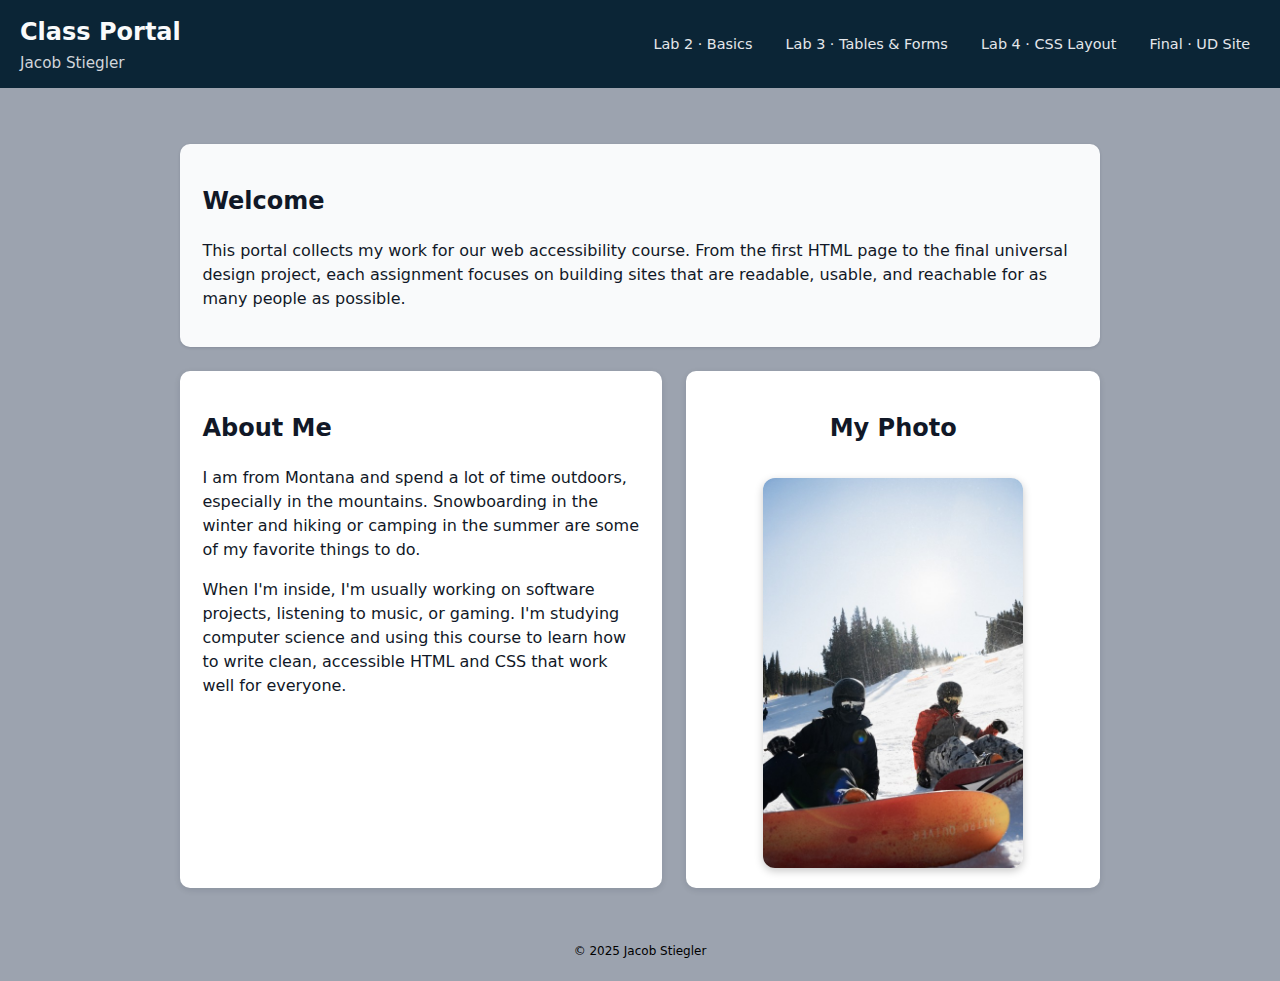
<file: index.html>
<!DOCTYPE html>
<html lang="en">
<head>
    <meta charset="UTF-8">
    <meta name="viewport" content="width=device-width, initial-scale=1.0">
    <title>Jacob Stiegler · Class Portal</title>
    <link href="css/index.css" rel="stylesheet">
</head>
<body>
<a class="skip-link" href="#maincontent">Skip to main content</a>

<header class="site-header">
    <div class="header-title">
        <h1>Class Portal</h1>
        <p class="student-name">Jacob Stiegler</p>
    </div>

    <nav class="main-nav" aria-label="Coding projects">
        <h2 class="sr-only">Coding projects</h2>
        <ul class="no-bullets">
            <li>
                <a href="semantics.html"
                   title="Lab #2 - Coding &amp; Posting a Web Page - The Basics">
                    Lab 2 · Basics
                </a>
            </li>
            <li>
                <a href="tables.html"
                   title="Lab #3 - Tables, Forms, Tabbed Browsing, and Screen Reading">
                    Lab 3 · Tables &amp; Forms
                </a>
            </li>
            <li>
                <a href="grid-flex.html"
                   title="Lab #4 - Accessible CSS Layout">
                    Lab 4 · CSS Layout
                </a>
            </li>
            <li>
                <a href="final_project.html"
                   title="Final Project - Universal Design Website">
                    Final · UD Site
                </a>
            </li>
        </ul>
    </nav>
</header>

<main id="maincontent" class="page-main">
    <section class="intro" aria-labelledby="intro-heading">
        <h2 id="intro-heading">Welcome</h2>
        <p>
            This portal collects my work for our web accessibility course.
            From the first HTML page to the final universal design project,
            each assignment focuses on building sites that are readable,
            usable, and reachable for as many people as possible.
        </p>
    </section>

    <section class="layout-grid" aria-label="About and photo">
        <h2 class="sr-only">About me and photo</h2>
    
        <!-- ABOUT ME -->
        <section class="card about-me" aria-labelledby="about-heading">
            <h2 id="about-heading">About Me</h2>
            <p>
                I am from Montana and spend a lot of time outdoors, especially in the mountains.
                Snowboarding in the winter and hiking or camping in the summer are some of my
                favorite things to do.
            </p>
            <p>
                When I'm inside, I'm usually working on software projects, listening to music,
                or gaming. I'm studying computer science and using this course to learn how to
                write clean, accessible HTML and CSS that work well for everyone.
            </p>
        </section>
    
        <!-- PHOTO CARD -->
        <section class="card photo-card" aria-labelledby="photo-heading">
            <h2 id="photo-heading">My Photo</h2>
    
            <!-- Replace `images/me.jpg` with your actual filename -->
            <img src="img/me.jpg"
                 alt="Photo of 2 people sitting down while snowboarding"
                 class="profile-photo">
        </section>
    
    </section>
    
    
</main>

<footer class="site-footer">
    <small>&copy; 2025 Jacob Stiegler</small>
</footer>
</body>
</html>
</file>
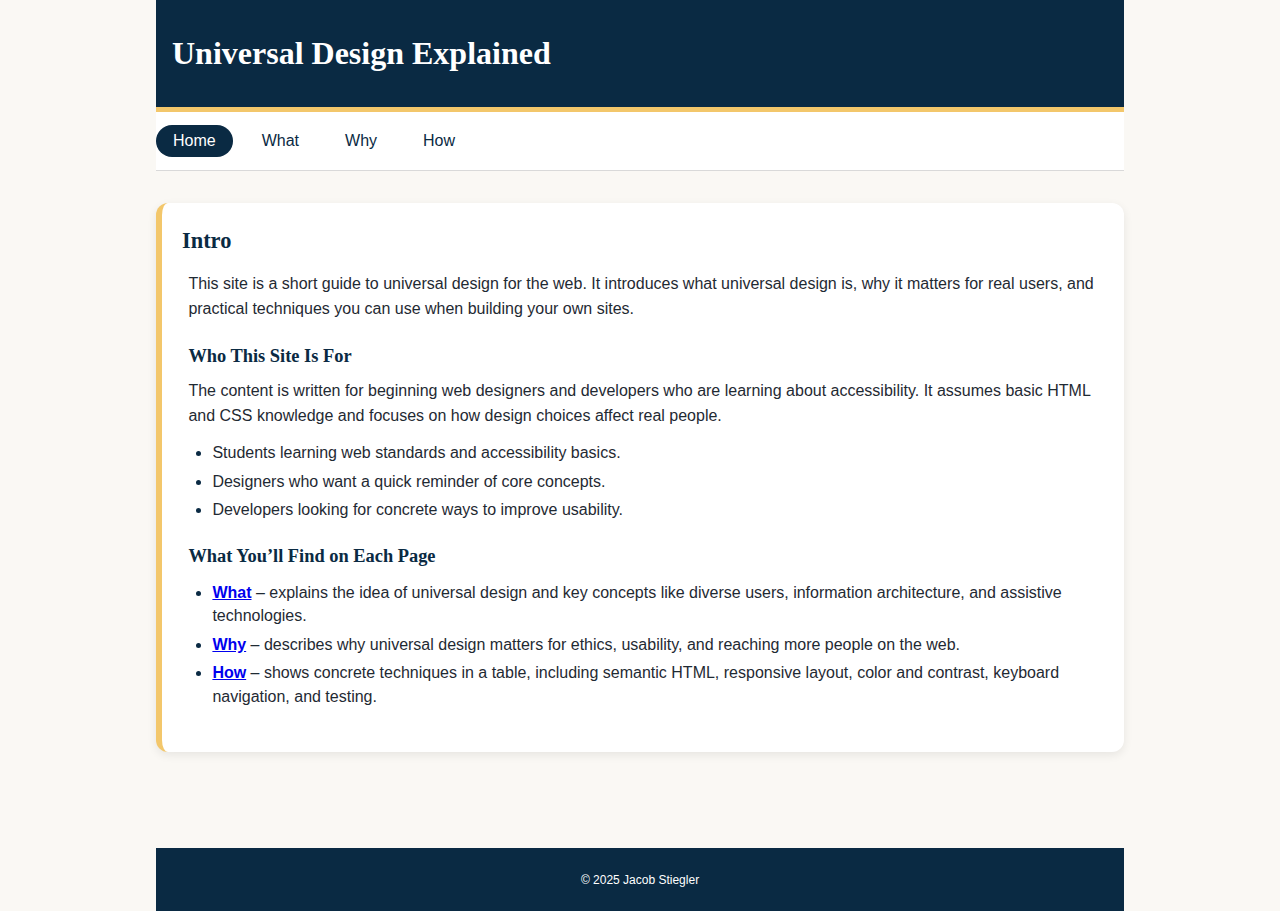
<file: final_project.html>
<!DOCTYPE html>
<html lang="en">
<head>
  <meta charset="UTF-8">
  <meta name="viewport" content="width=device-width, initial-scale=1.0">
  <title>Universal Design Explained</title>
  <link href="css/final_project.css" rel="stylesheet">
</head>
<body>
<div class="container">

  <a class="skip-link" href="#maincontent">Skip to main content</a>

  <header class="site-header">
    <h1>Universal Design Explained</h1>
  </header>

  <nav class="site-nav">
    <h2 class="sr-only">Main navigation</h2>
    <ul class="no-bullets">
      <li><a href="final_project.html" aria-current="page">Home</a></li>
      <li><a href="what_final.html">What</a></li>
      <li><a href="why_final.html">Why</a></li>
      <li><a href="how_final.html">How</a></li>
    </ul>
  </nav>

  <main id="maincontent">
    <section class="content-section">
      <h2 class="section-heading">Intro</h2>
      <div class="section-body">

        <section>
          <h2 class="sr-only">Welcome</h2>
          <p>
            This site is a short guide to universal design for the web.
            It introduces what universal design is, why it matters for real users,
            and practical techniques you can use when building your own sites.
          </p>
        </section>

        <section>
          <h3>Who This Site Is For</h3>
          <p>
            The content is written for beginning web designers and developers who
            are learning about accessibility. It assumes basic HTML and CSS
            knowledge and focuses on how design choices affect real people.
          </p>
          <ul>
            <li>Students learning web standards and accessibility basics.</li>
            <li>Designers who want a quick reminder of core concepts.</li>
            <li>Developers looking for concrete ways to improve usability.</li>
          </ul>
        </section>

        <section>
          <h3>What You&rsquo;ll Find on Each Page</h3>
          <ul>
            <li>
              <strong><a href="what_final.html">What</a></strong> – explains
              the idea of universal design and key concepts like diverse users,
              information architecture, and assistive technologies.
            </li>
            <li>
              <strong><a href="why_final.html">Why</a></strong> – describes
              why universal design matters for ethics, usability, and reaching
              more people on the web.
            </li>
            <li>
              <strong><a href="how_final.html">How</a></strong> – shows concrete
              techniques in a table, including semantic HTML, responsive layout,
              color and contrast, keyboard navigation, and testing.
            </li>
          </ul>
        </section>

      </div>
    </section>
  </main>

  <footer class="site-footer">
    <small>&copy; 2025 Jacob Stiegler</small>
  </footer>
</div>
</body>
</html>
</file>
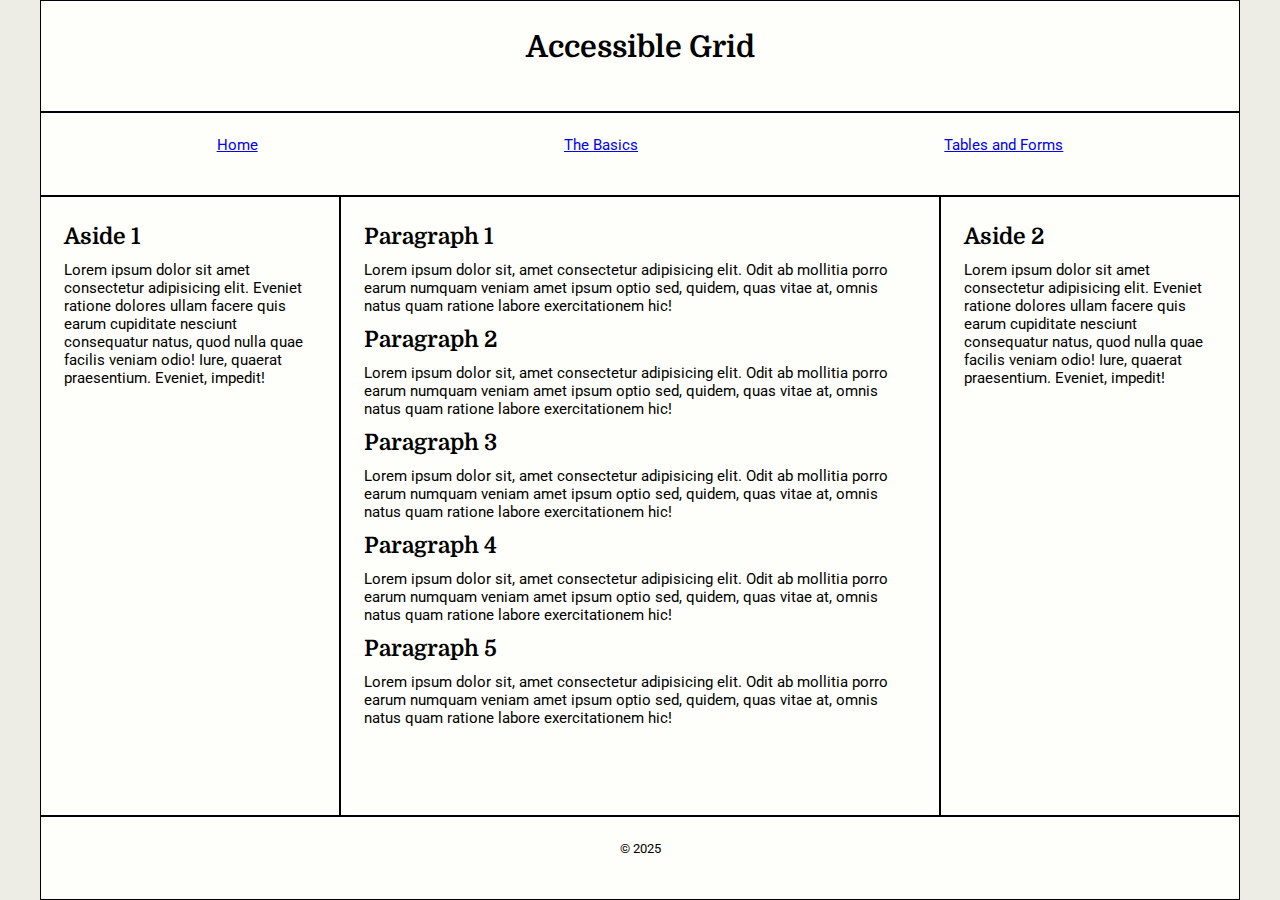
<file: grid-flex.html>
<!DOCTYPE html>
<html lang="en">
<head>
    <meta charset="UTF-8">
    <meta name="viewport" content="width=device-width, initial-scale=1.0">
    <title>Grid Flex</title>
    <link href="css/grid-flex.css" rel="stylesheet">
</head>
<body>
<div class="container">
    <header>
        <a class="skip-link" href="#maincontent">Skip to main content</a>
        <h1>Accessible Grid</h1>
    </header>
    <!-- nav>ul>li*5>a{link $} -->
    <nav>
        <h2 class="sr-only" >Main Navigation</h2>
        <ul>
            <li><a href="index.html">Home</a></li>
            <li><a href="semantics.html">The Basics</a></li>
            <li><a href="tables.html">Tables and Forms</a></li>
        </ul>
    </nav>

    <main id="maincontent">
        <section>
            <h2>Paragraph 1</h2>
            <p>Lorem ipsum dolor sit, amet consectetur adipisicing elit. Odit ab mollitia porro earum numquam veniam amet ipsum optio sed, quidem, quas vitae at, omnis natus quam ratione labore exercitationem hic!</p>

            <h2>Paragraph 2</h2>
            <p>Lorem ipsum dolor sit, amet consectetur adipisicing elit. Odit ab mollitia porro earum numquam veniam amet ipsum optio sed, quidem, quas vitae at, omnis natus quam ratione labore exercitationem hic!</p>

            <h2>Paragraph 3</h2>
            <p>Lorem ipsum dolor sit, amet consectetur adipisicing elit. Odit ab mollitia porro earum numquam veniam amet ipsum optio sed, quidem, quas vitae at, omnis natus quam ratione labore exercitationem hic!</p>

            <h2>Paragraph 4</h2>
            <p>Lorem ipsum dolor sit, amet consectetur adipisicing elit. Odit ab mollitia porro earum numquam veniam amet ipsum optio sed, quidem, quas vitae at, omnis natus quam ratione labore exercitationem hic!</p>

            <h2>Paragraph 5</h2>
            <p>Lorem ipsum dolor sit, amet consectetur adipisicing elit. Odit ab mollitia porro earum numquam veniam amet ipsum optio sed, quidem, quas vitae at, omnis natus quam ratione labore exercitationem hic!</p>
        </section>
    </main>

    <aside id="aside1">
        <h2>Aside 1</h2>
            <p>Lorem ipsum dolor sit amet consectetur adipisicing elit. Eveniet ratione dolores ullam facere quis earum cupiditate nesciunt consequatur natus, quod nulla quae facilis veniam odio! Iure, quaerat praesentium. Eveniet, impedit!</p>
    </aside>

    <aside id="aside2">
        <h2>Aside 2</h2>
            <p>Lorem ipsum dolor sit amet consectetur adipisicing elit. Eveniet ratione dolores ullam facere quis earum cupiditate nesciunt consequatur natus, quod nulla quae facilis veniam odio! Iure, quaerat praesentium. Eveniet, impedit!</p>
    </aside>

    <footer><small>&copy; 2025</small></footer>
</div>
</body>
</html>
</file>
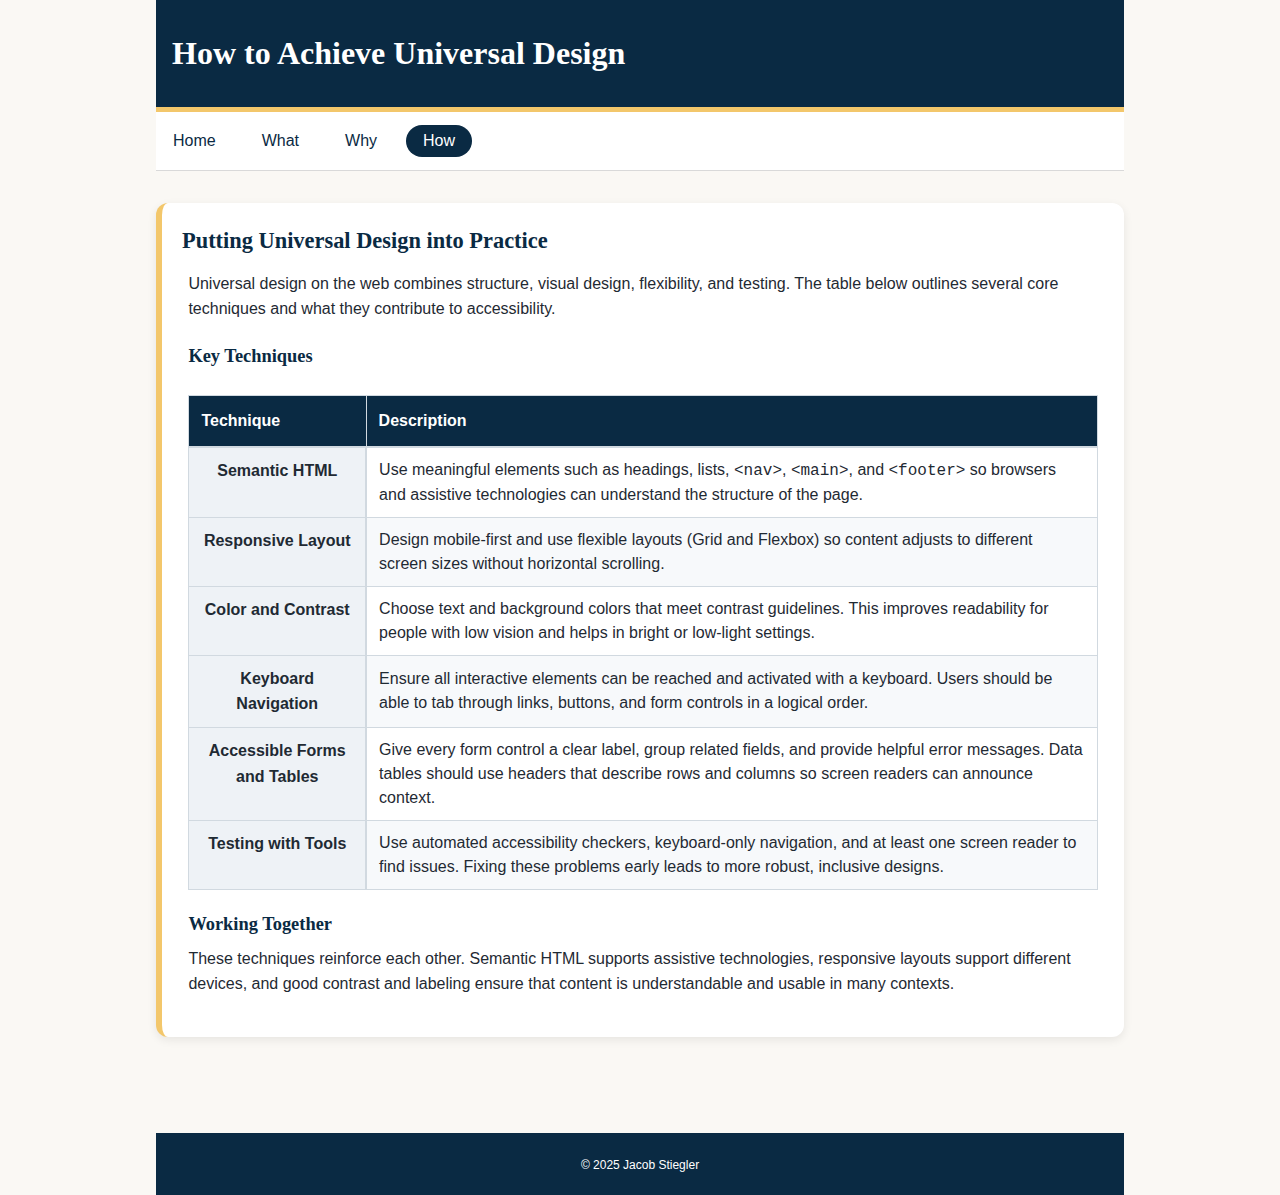
<file: how_final.html>
<!DOCTYPE html>
<html lang="en">
<head>
  <meta charset="UTF-8">
  <meta name="viewport" content="width=device-width, initial-scale=1.0">
  <title>How to Achieve Universal Design</title>
  <link href="css/final_project.css" rel="stylesheet">
</head>
<body>
<div class="container">

  <a class="skip-link" href="#maincontent">Skip to main content</a>

  <header class="site-header">
    <h1>How to Achieve Universal Design</h1>
  </header>

  <nav class="site-nav">
    <h2 class="sr-only">Main navigation</h2>
    <ul class="no-bullets">
      <li><a href="final_project.html">Home</a></li>
      <li><a href="what_final.html">What</a></li>
      <li><a href="why_final.html">Why</a></li>
      <li><a href="how_final.html" aria-current="page">How</a></li>
    </ul>
  </nav>

  <main id="maincontent">
    <section class="content-section">
      <h2 class="section-heading">Putting Universal Design into Practice</h2>
      <div class="section-body">

        <section title="Overview">
          <h2 class="sr-only">Techniques for Universal Design</h2>
          <p>
            Universal design on the web combines structure, visual design, flexibility,
            and testing. The table below outlines several core techniques and what they
            contribute to accessibility.
          </p>
        </section>

        <section>
          <h3>Key Techniques</h3>
          <table>
            <caption class="sr-only">
              Table describing major universal design techniques and their purpose.
            </caption>
            <thead>
              <tr>
                <th scope="col">Technique</th>
                <th scope="col">Description</th>
              </tr>
            </thead>
            <tbody>
              <tr>
                <th scope="row">Semantic HTML</th>
                <td>
                  Use meaningful elements such as headings, lists, <code>&lt;nav&gt;</code>,
                  <code>&lt;main&gt;</code>, and <code>&lt;footer&gt;</code> so browsers and
                  assistive technologies can understand the structure of the page.
                </td>
              </tr>
              <tr>
                <th scope="row">Responsive Layout</th>
                <td>
                  Design mobile-first and use flexible layouts (Grid and Flexbox) so content
                  adjusts to different screen sizes without horizontal scrolling.
                </td>
              </tr>
              <tr>
                <th scope="row">Color and Contrast</th>
                <td>
                  Choose text and background colors that meet contrast guidelines. This improves
                  readability for people with low vision and helps in bright or low-light settings.
                </td>
              </tr>
              <tr>
                <th scope="row">Keyboard Navigation</th>
                <td>
                  Ensure all interactive elements can be reached and activated with a keyboard.
                  Users should be able to tab through links, buttons, and form controls in a
                  logical order.
                </td>
              </tr>
              <tr>
                <th scope="row">Accessible Forms and Tables</th>
                <td>
                  Give every form control a clear label, group related fields, and provide
                  helpful error messages. Data tables should use headers that describe rows
                  and columns so screen readers can announce context.
                </td>
              </tr>
              <tr>
                <th scope="row">Testing with Tools</th>
                <td>
                  Use automated accessibility checkers, keyboard-only navigation, and at least
                  one screen reader to find issues. Fixing these problems early leads to more
                  robust, inclusive designs.
                </td>
              </tr>
            </tbody>
          </table>
        </section>

        <section>
          <h3>Working Together</h3>
          <p>
            These techniques reinforce each other. Semantic HTML supports assistive technologies,
            responsive layouts support different devices, and good contrast and labeling ensure
            that content is understandable and usable in many contexts.
          </p>
        </section>

      </div>
    </section>
  </main>

  <footer class="site-footer">
    <small>&copy; 2025 Jacob Stiegler</small>
  </footer>
</div>
</body>
</html>
</file>
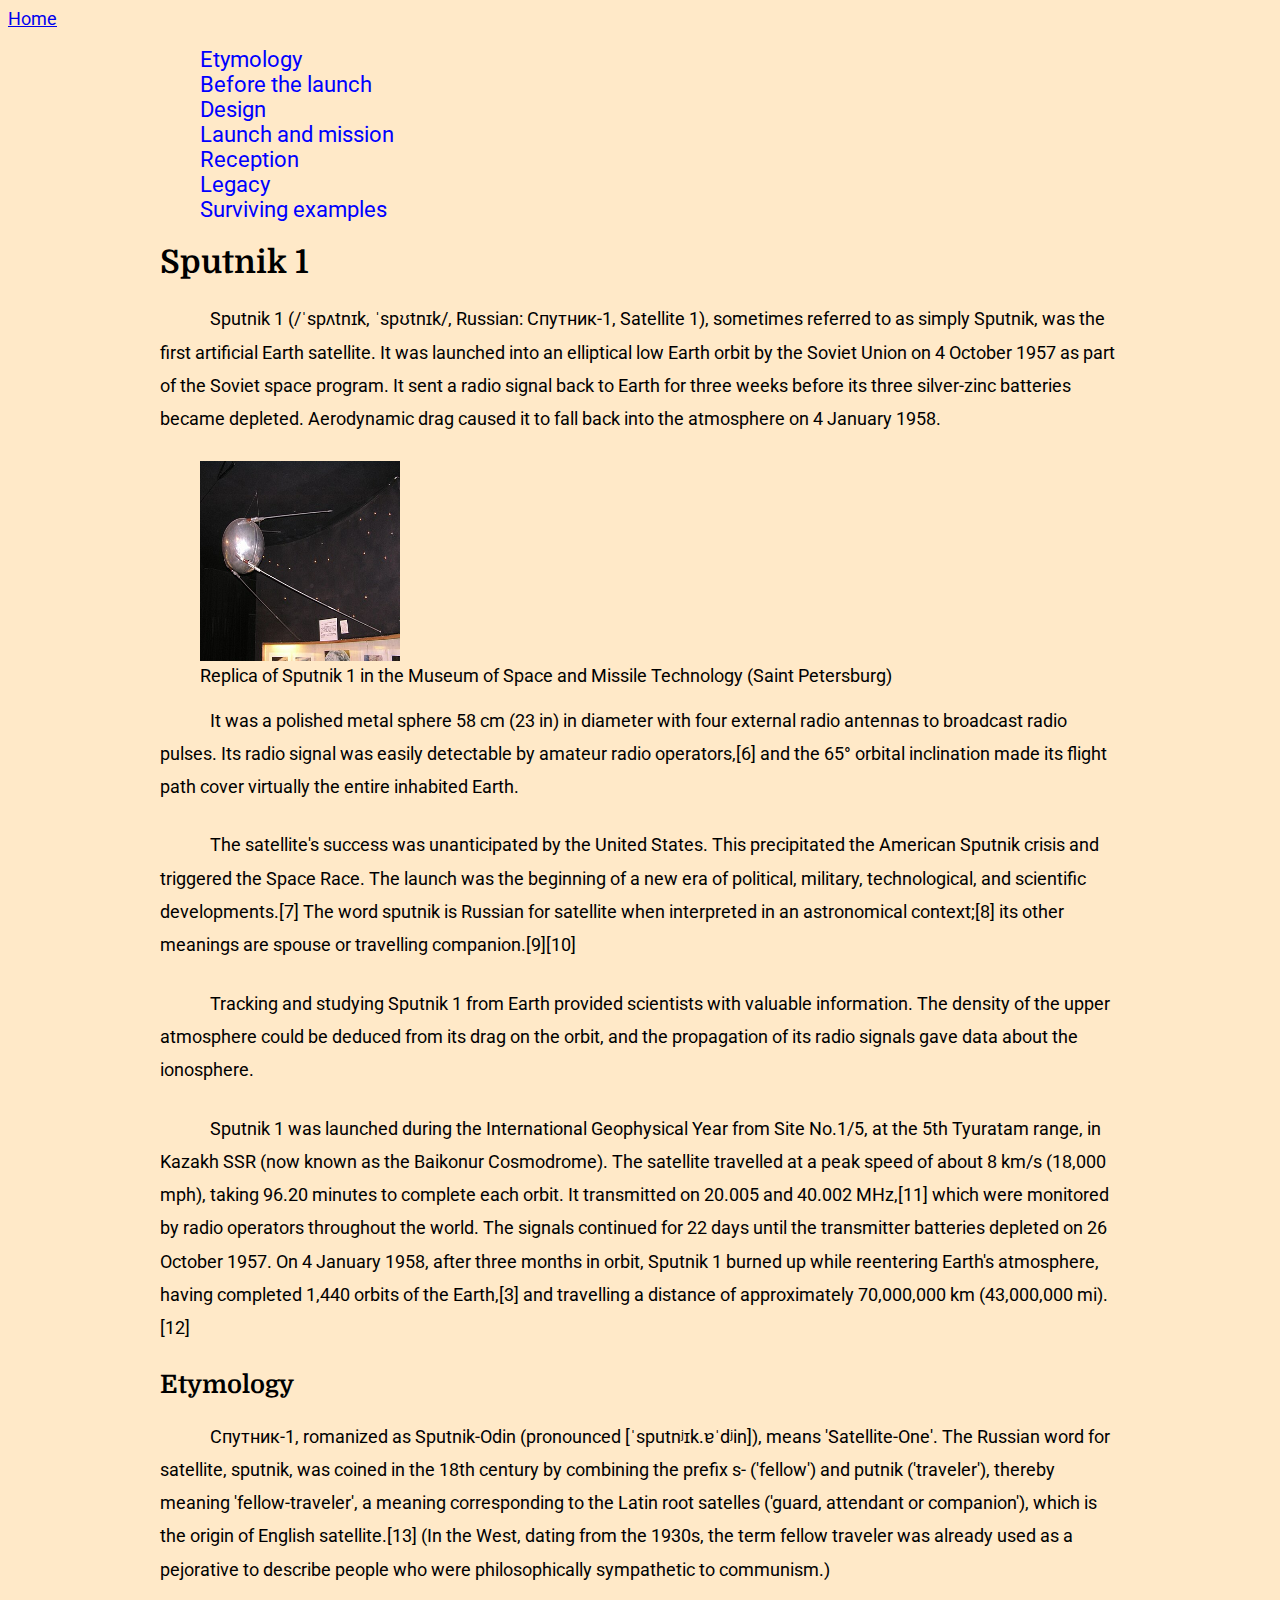
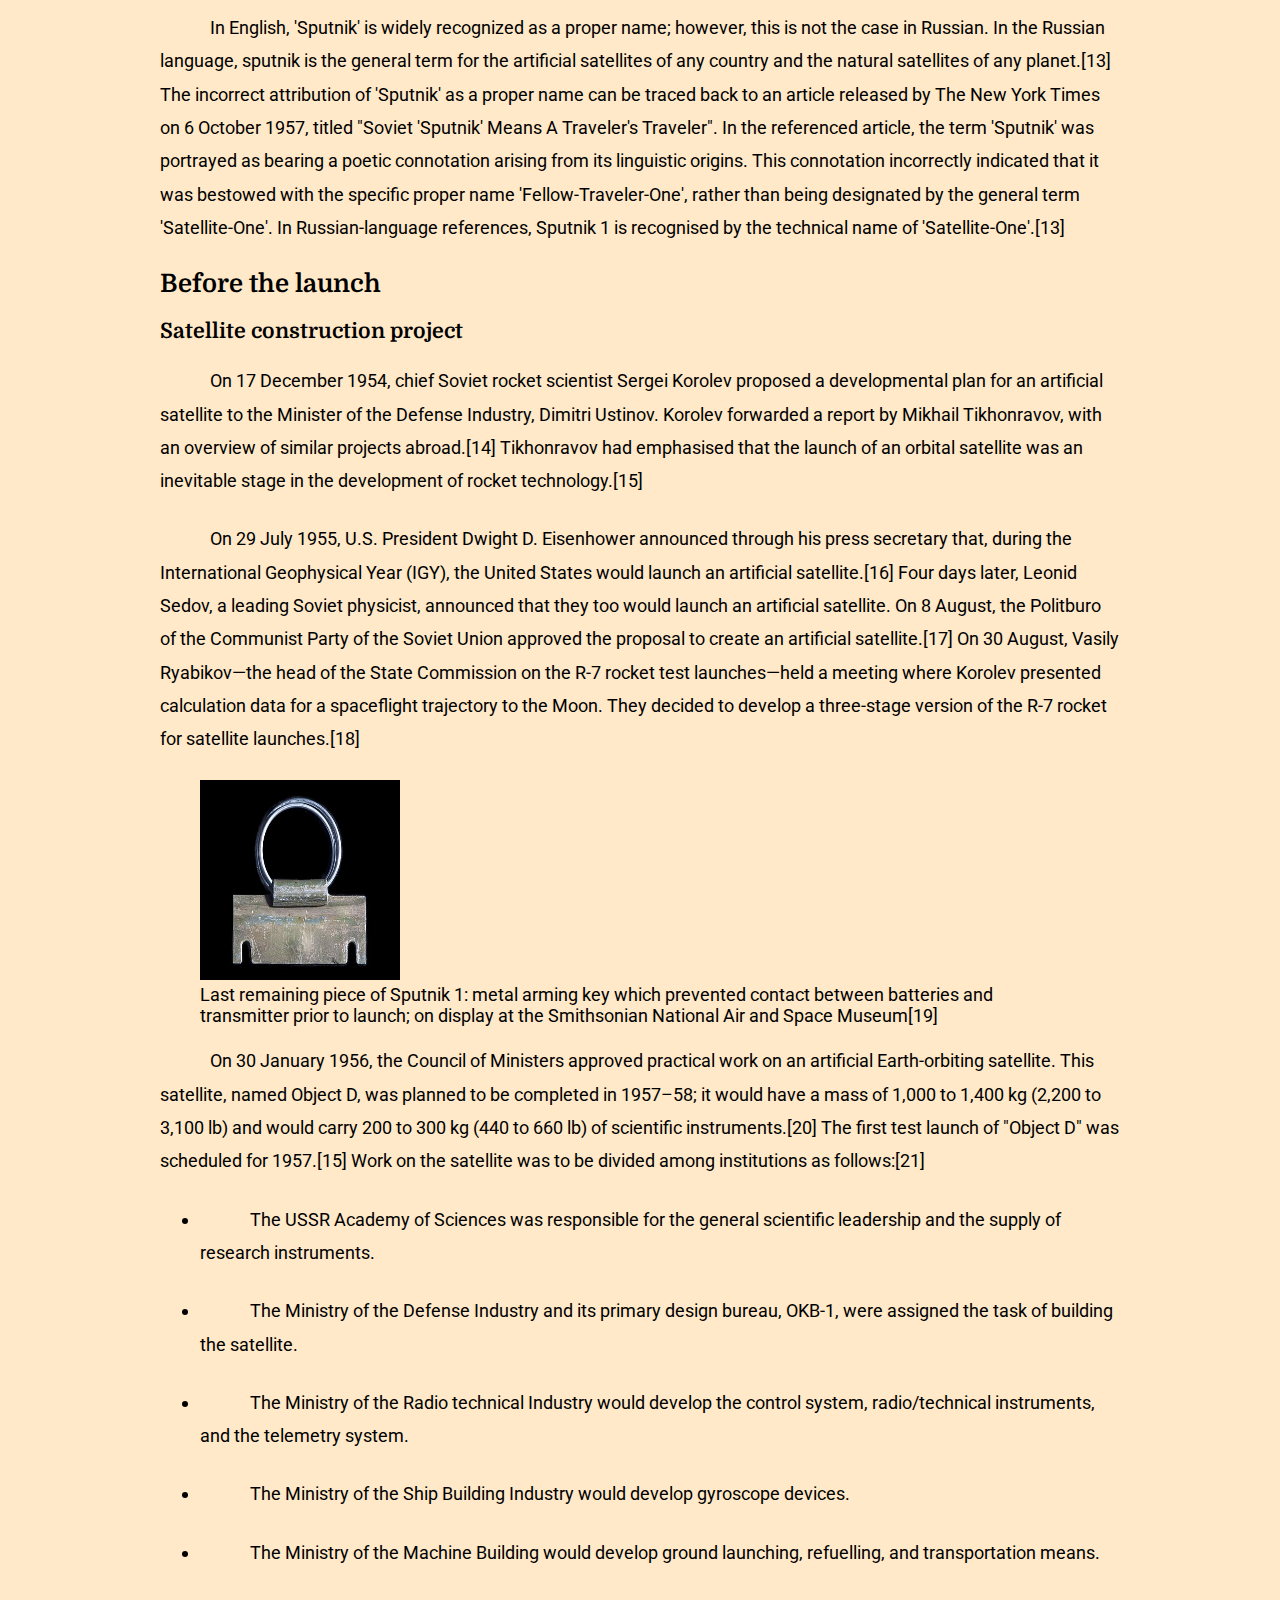
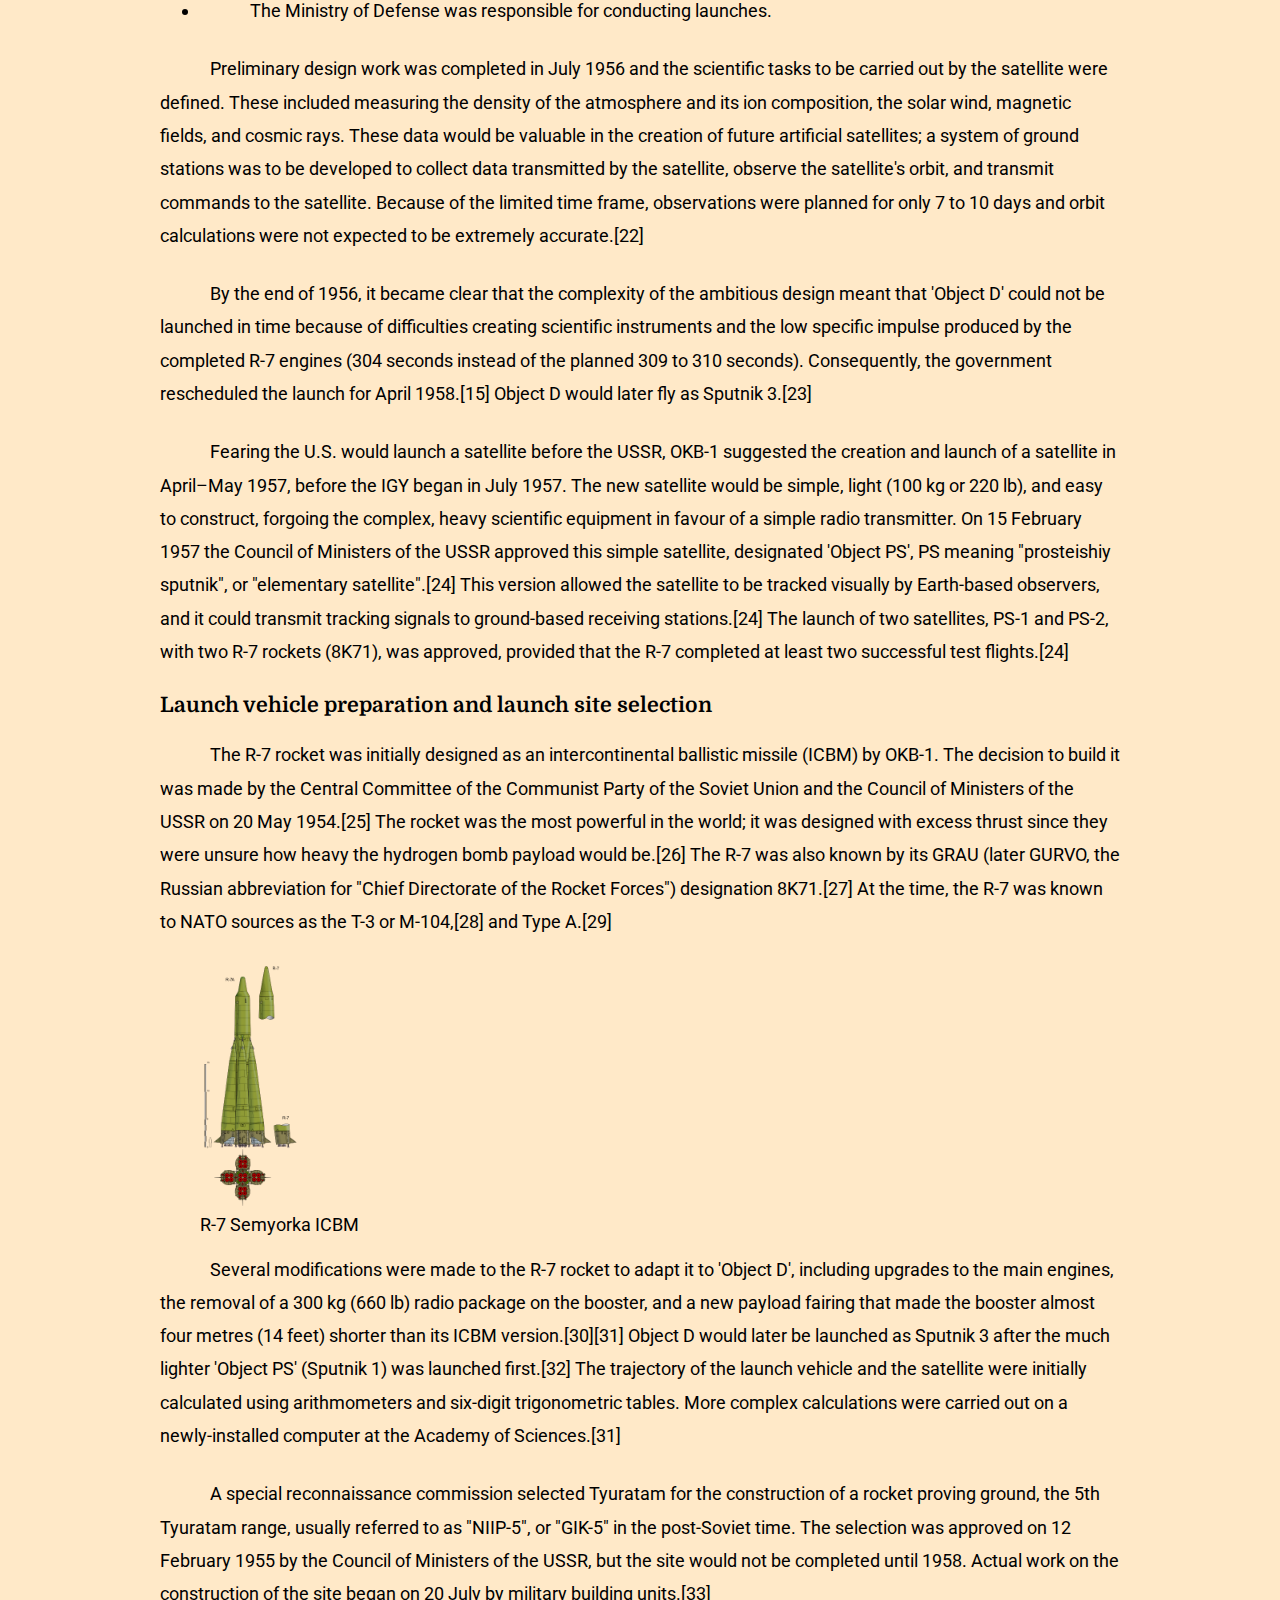
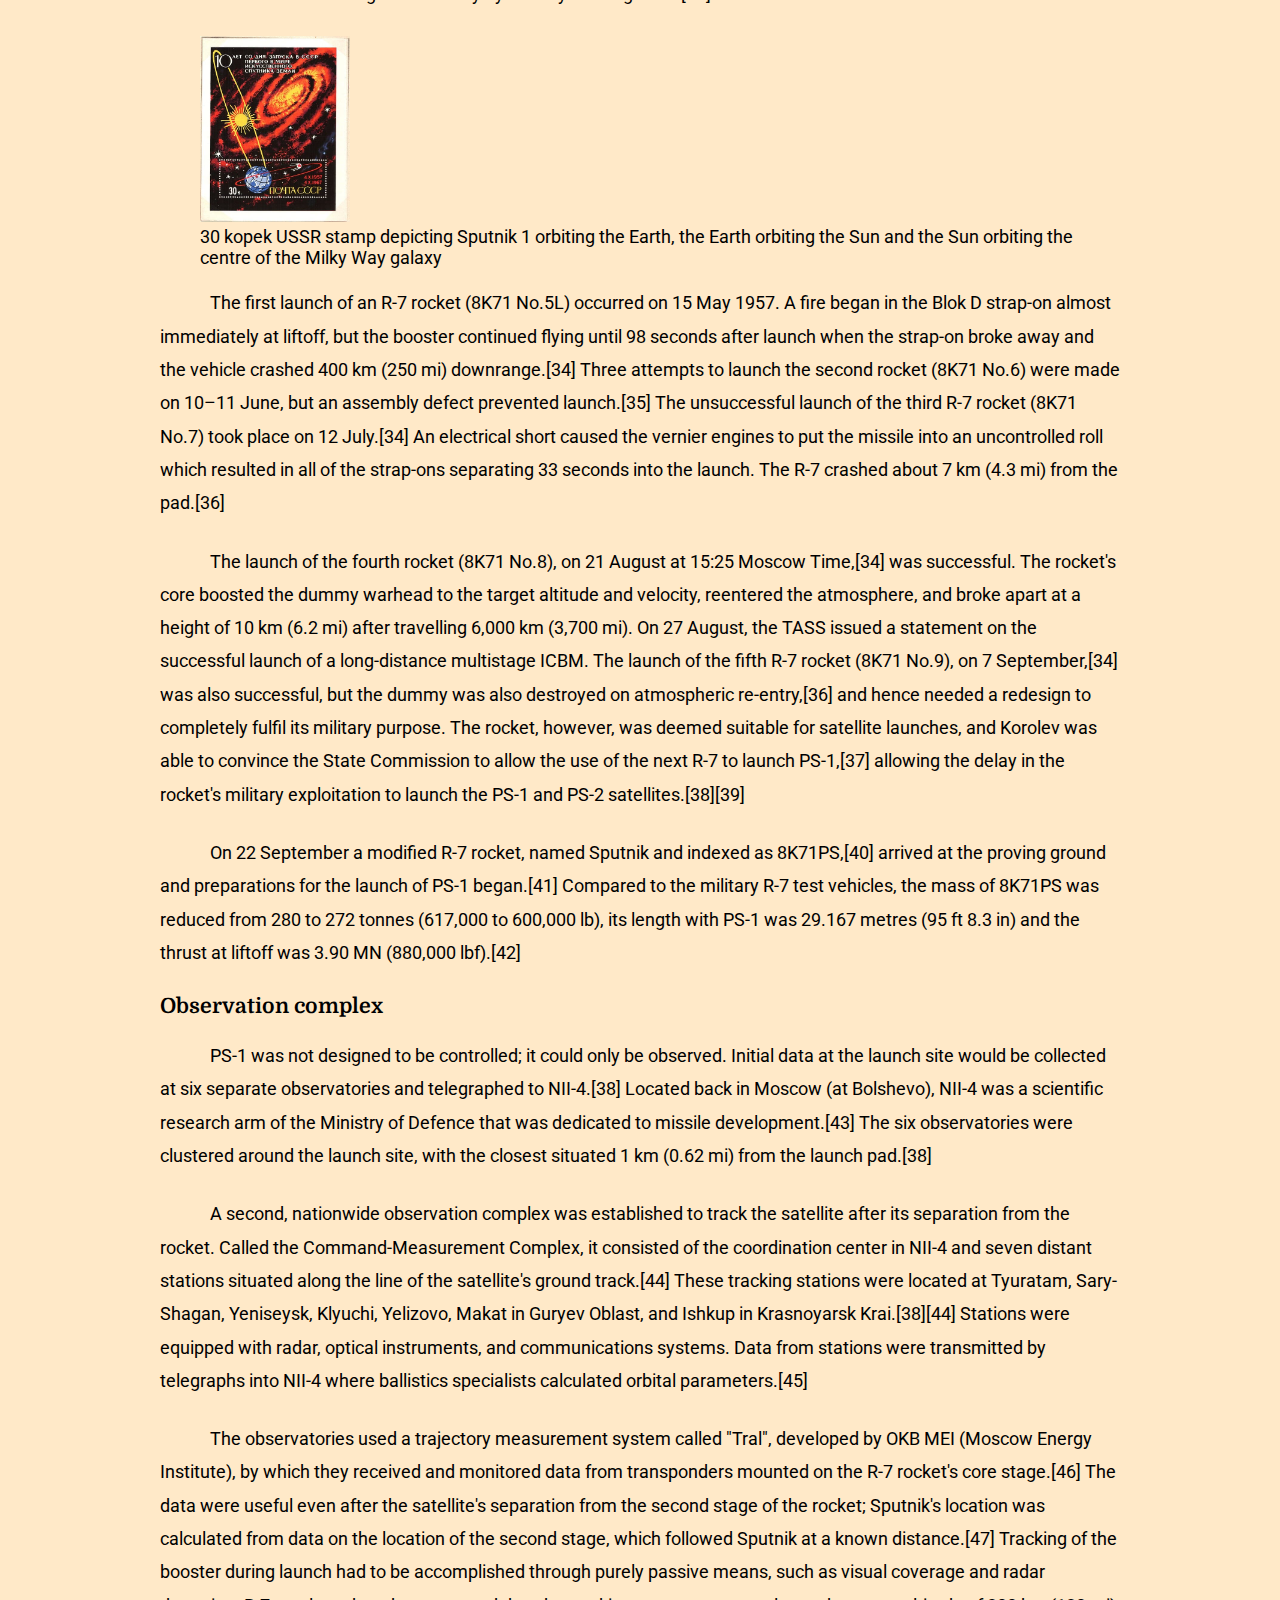
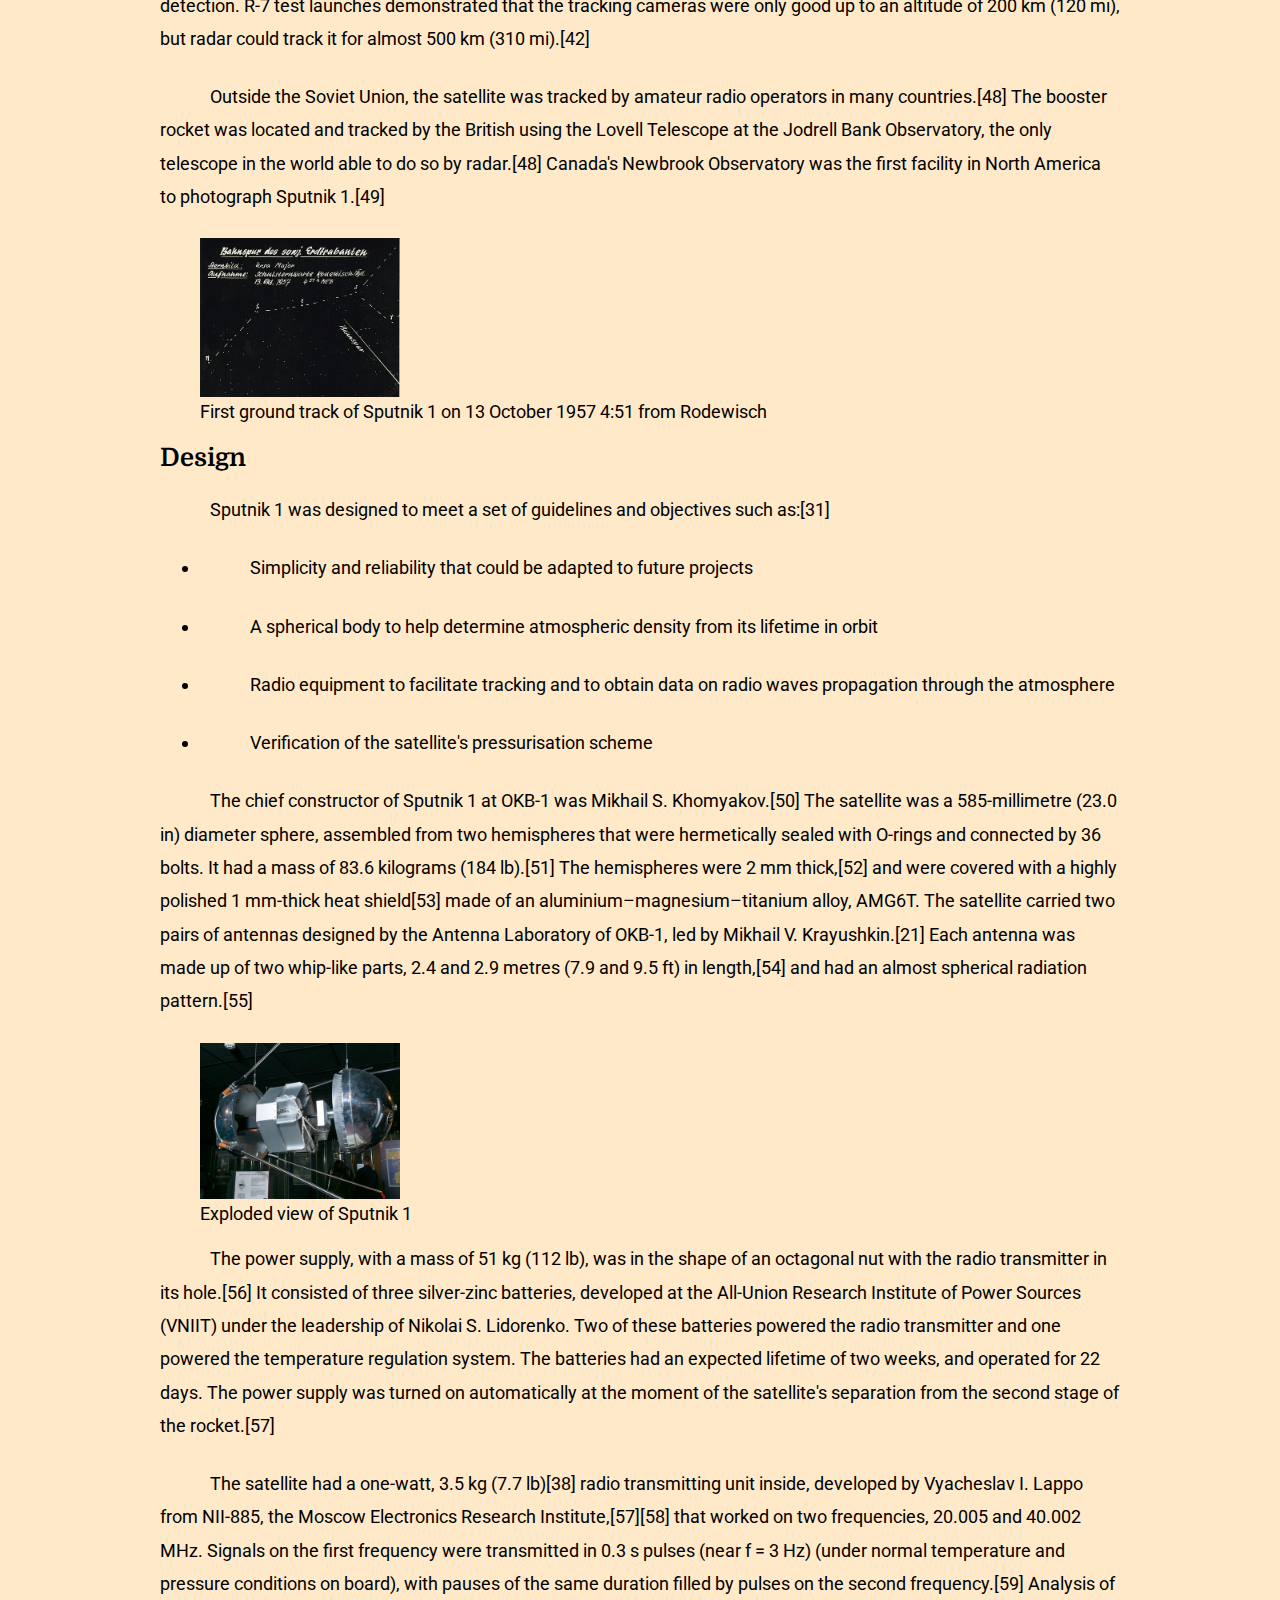
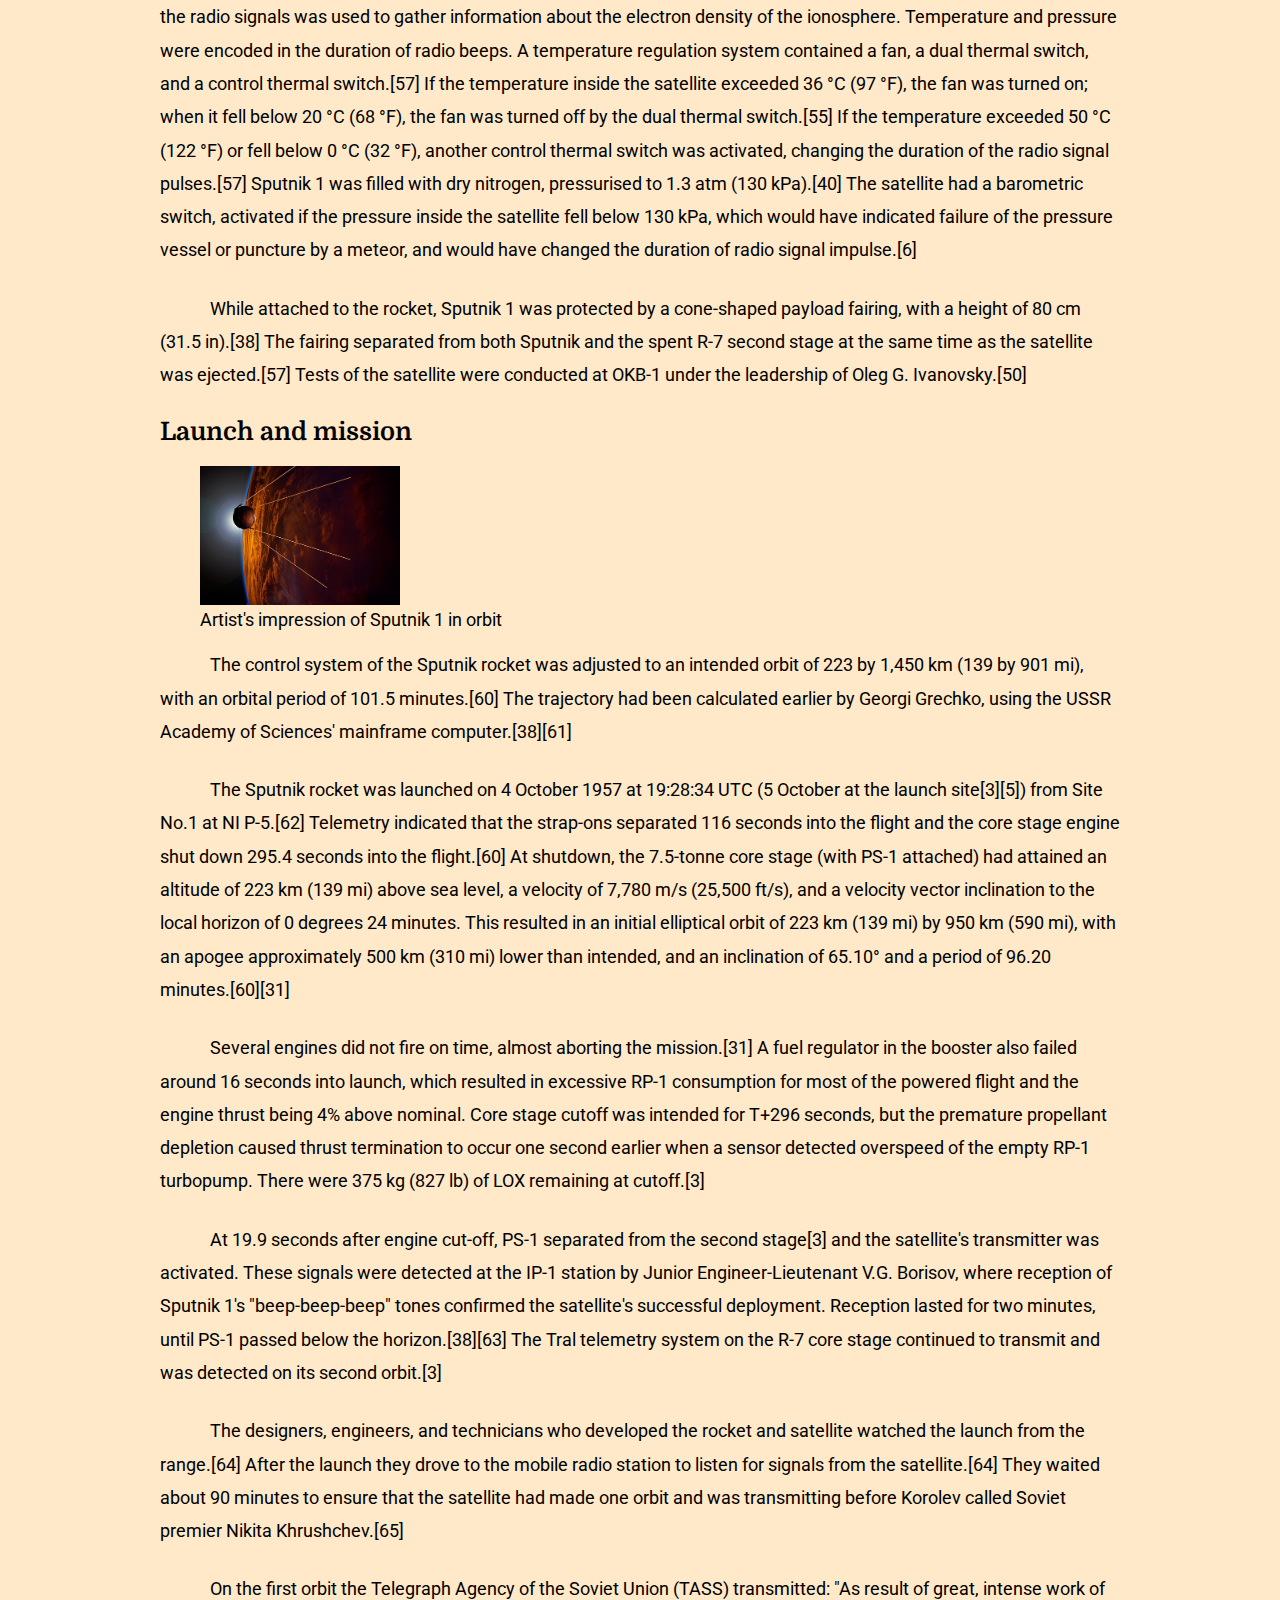
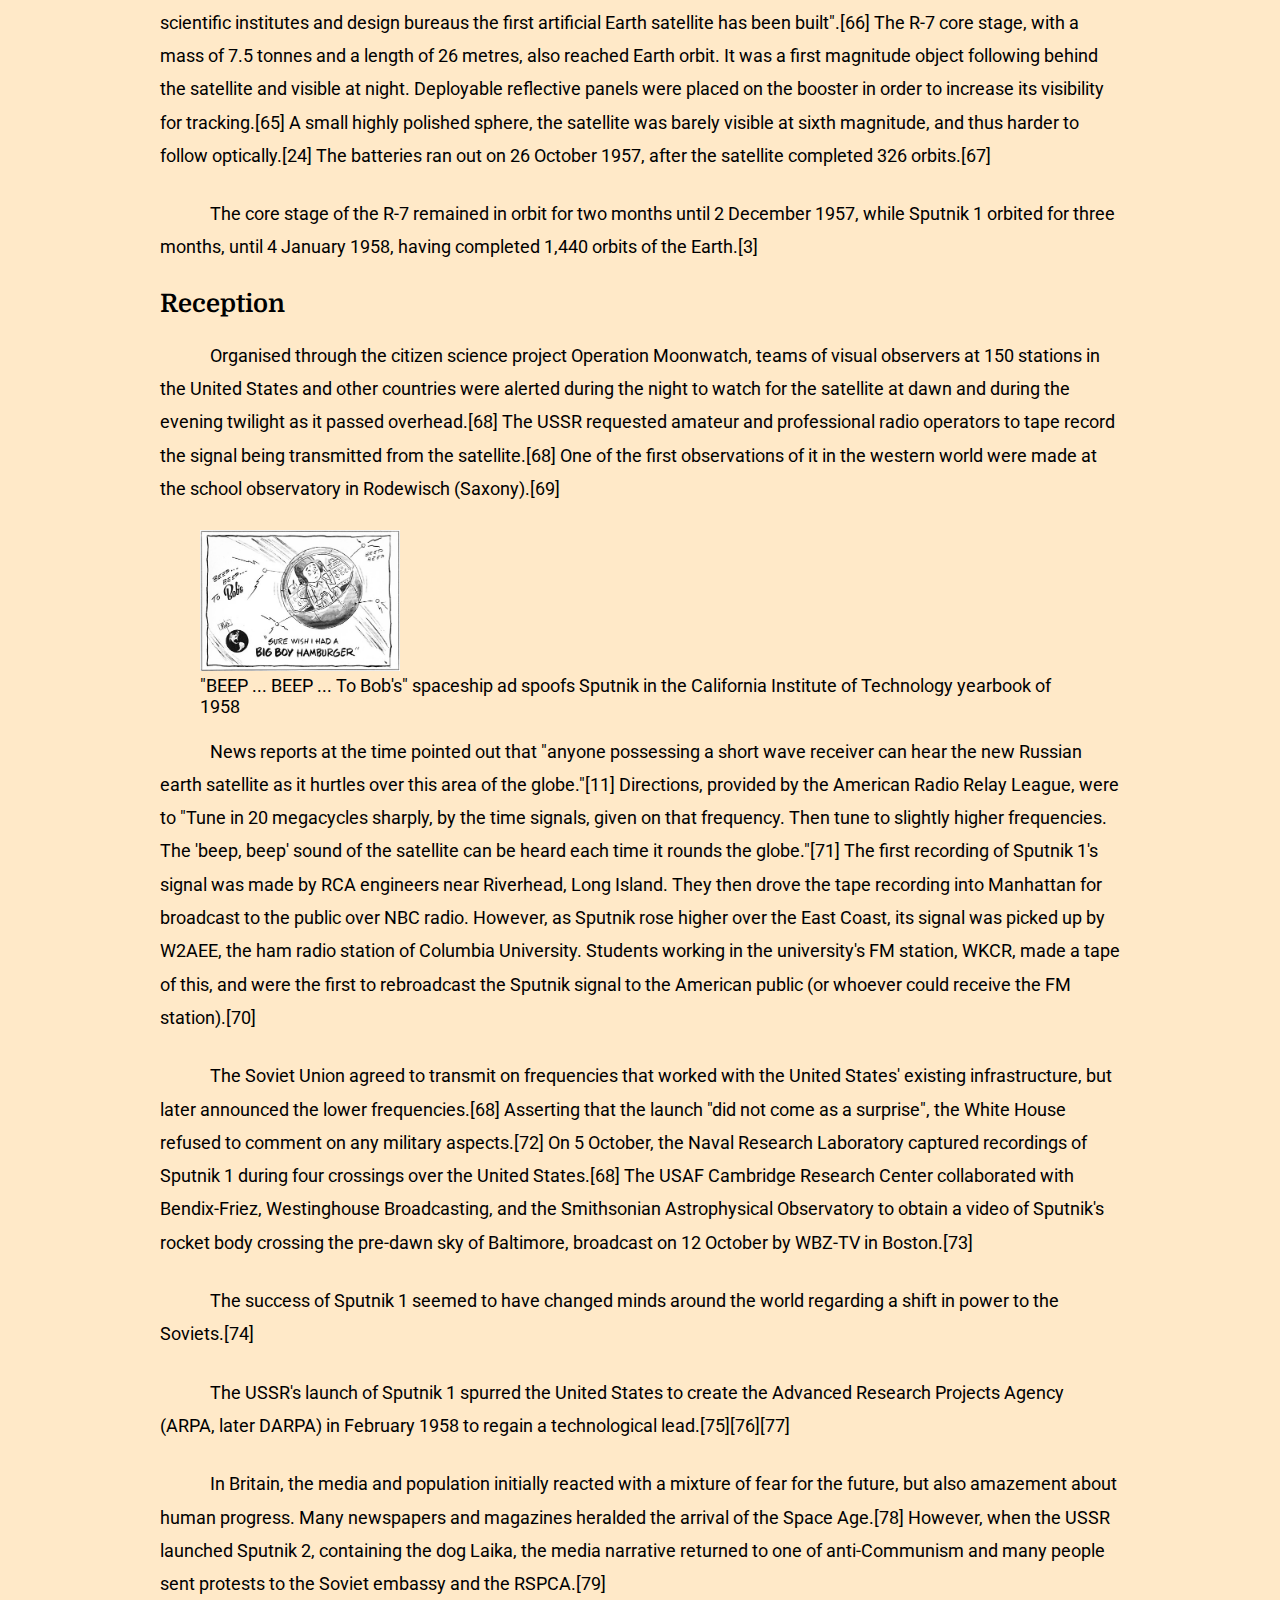
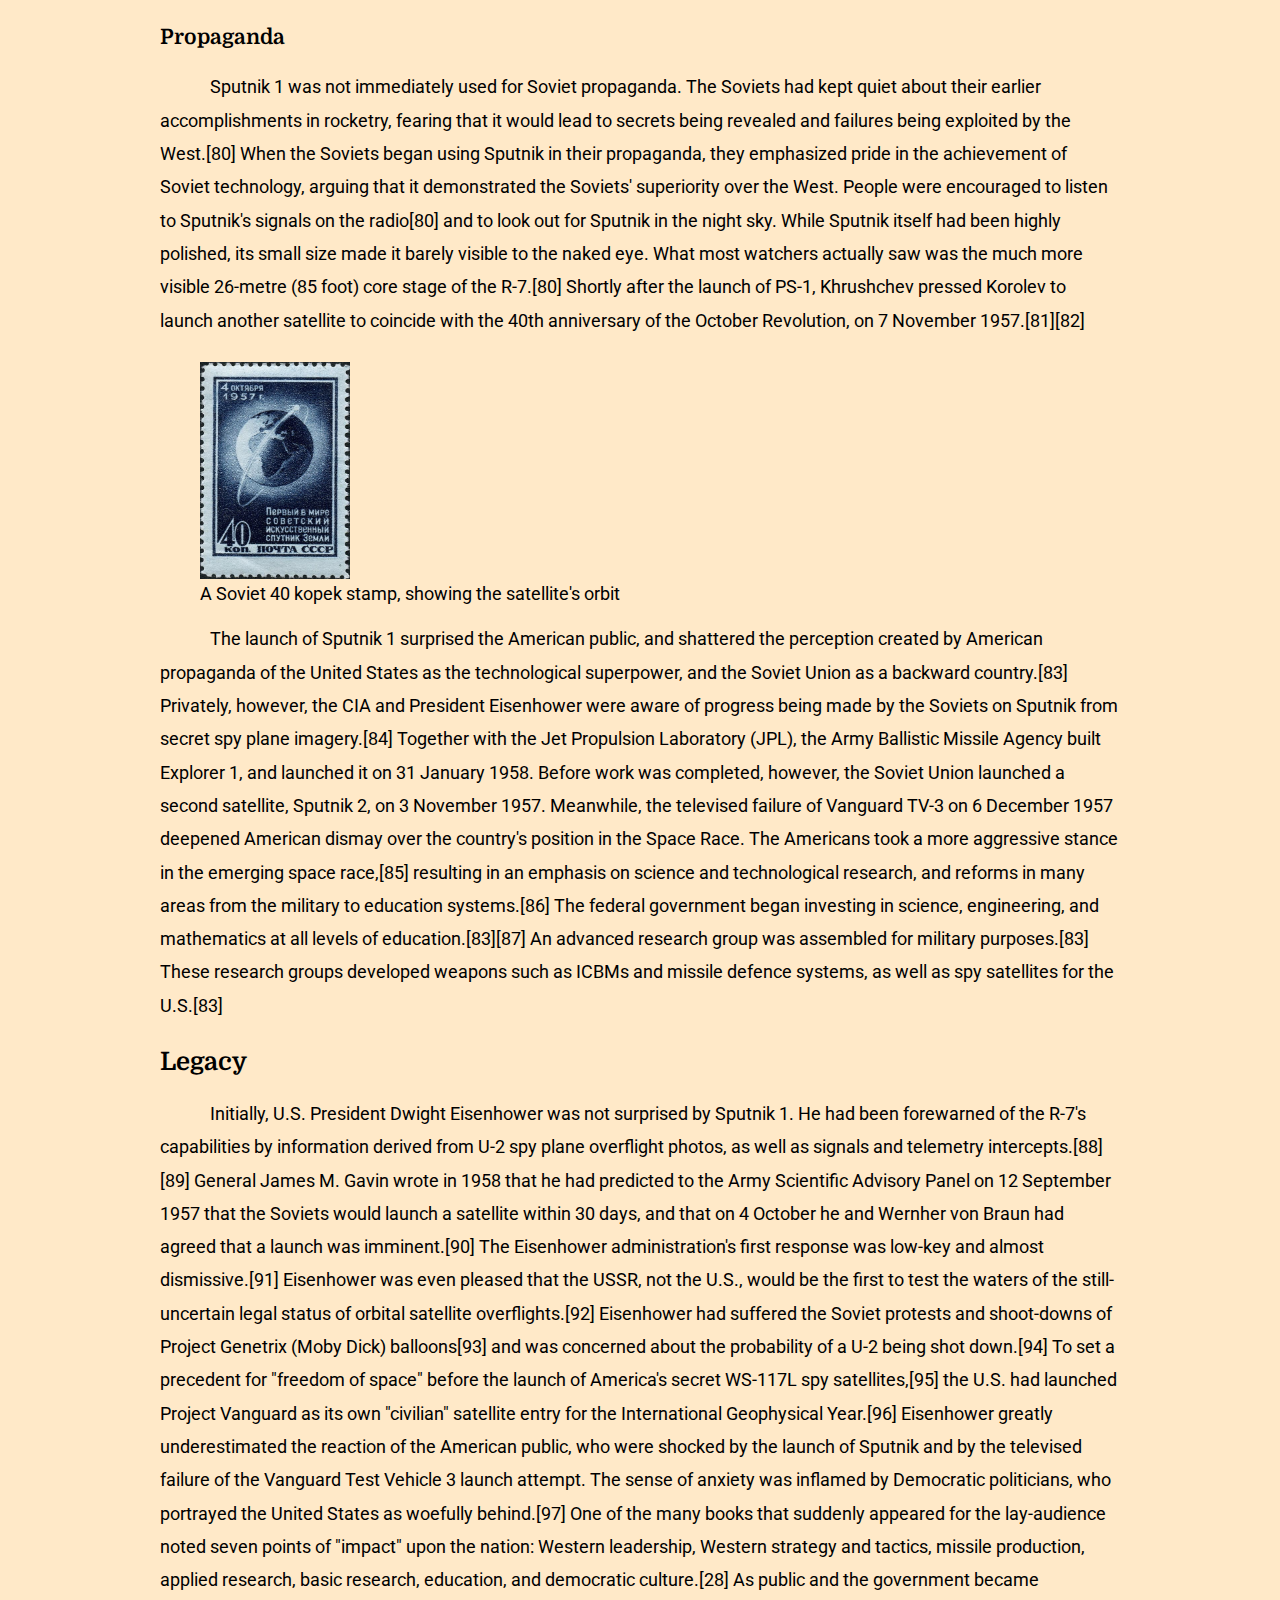
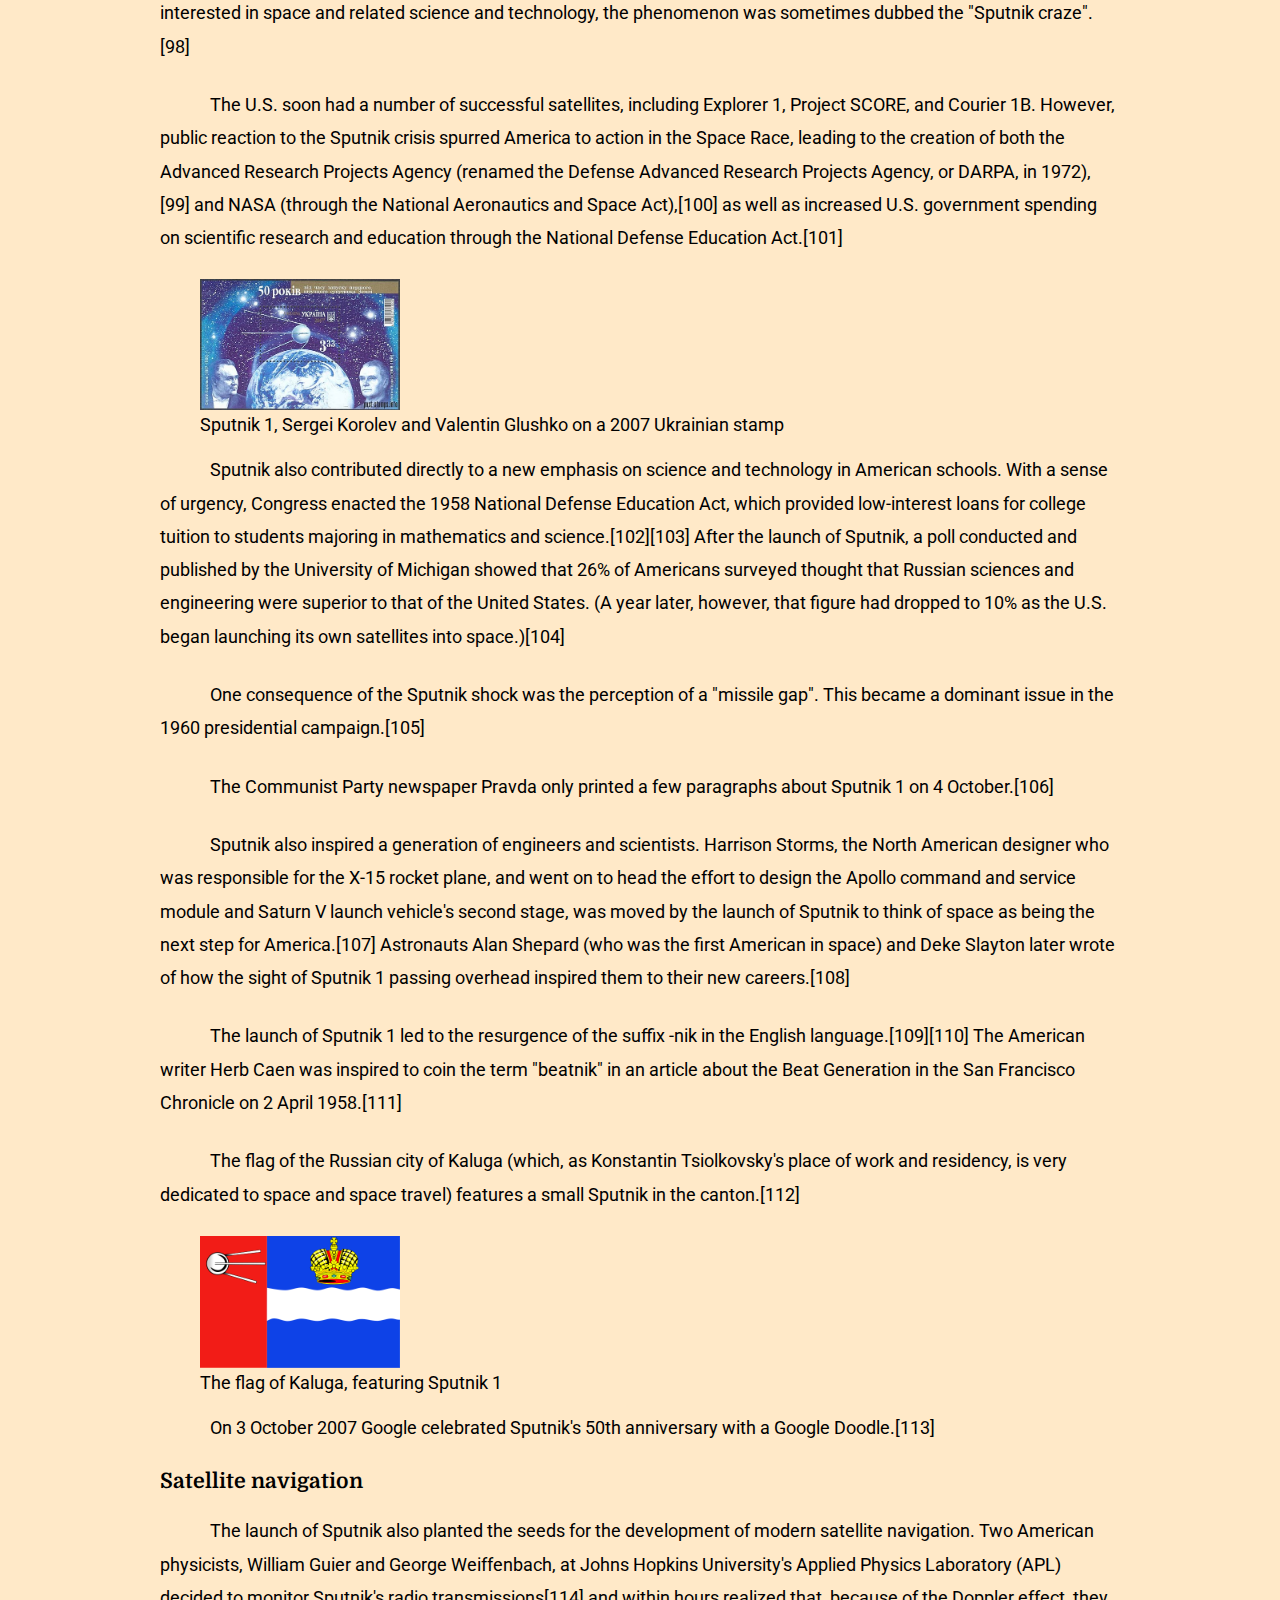
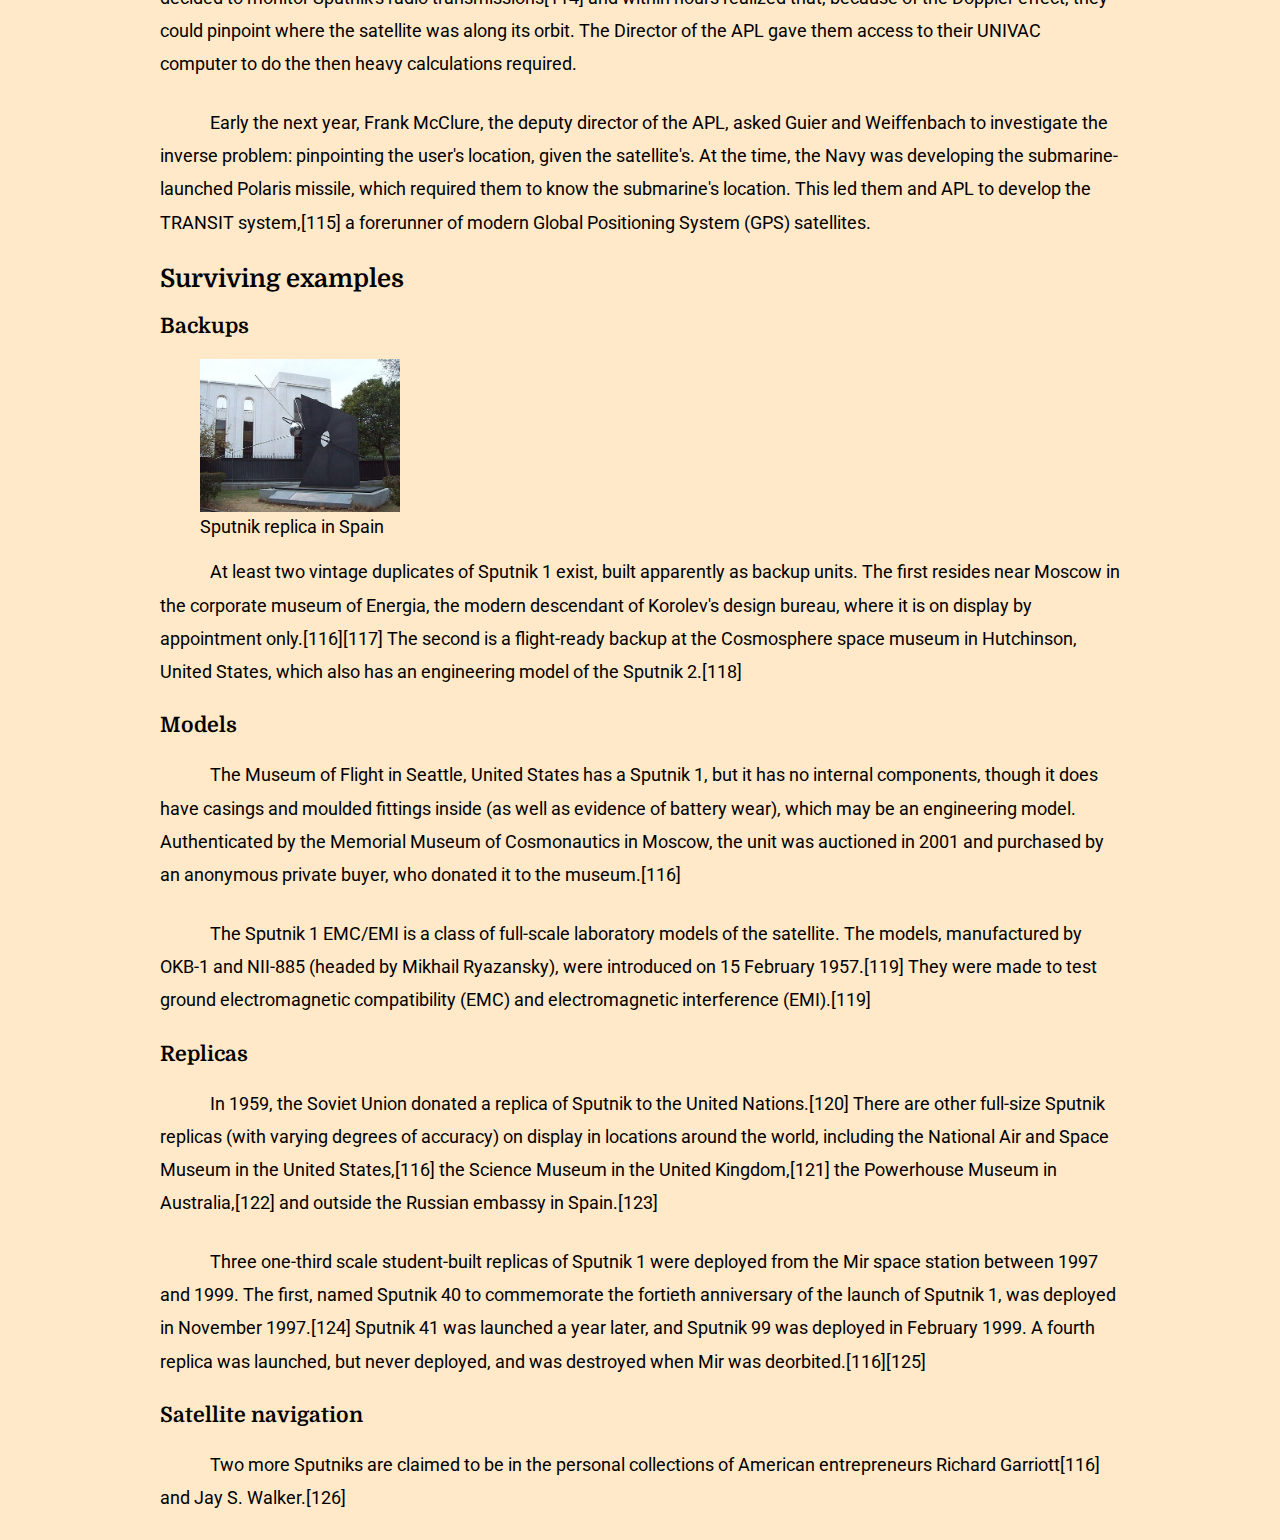
<file: semantics.html>
<!DOCTYPE html>
<html lang = "en">
<head>
    <meta charset="UTF-8">
    <meta name="viewport" content="width=device-width, initial-scale=1.0">
    <title>Semantic HTML Outline</title>
    <link href="css/semantic.css" rel="stylesheet">
    <nav>
        <h2 class="sr-only">Home Navigation</h2>
        <a href="index.html">Home</a>
    </nav>
</head>
<body>
<div class="container">
    <aside>
        <nav>
            <h2 class="sr-only" >Main Navigation</h2>
            <ul>
                <li><a href="#etymology">Etymology</a></li>
                <li><a href="#before-the-launch">Before the launch</a></li>
                <li><a href="#design">Design</a></li>
                <li><a href="#launch-and-mission">Launch and mission</a></li>
                <li><a href="#reception">Reception</a></li>
                <li><a href="#legacy">Legacy</a></li>
                <li><a href="#surviving-examples">Surviving examples</a></li>
            </ul>
        </nav>
    </aside>
    <header>
        <h1>Sputnik 1</h1>
            <p>Sputnik 1 (/ˈspʌtnɪk, ˈspʊtnɪk/, Russian: Спутник-1, Satellite 1), sometimes referred to as simply Sputnik, was the first artificial Earth satellite. It was launched into an elliptical low Earth orbit by the Soviet Union on 4 October 1957 as part of the Soviet space program. It sent a radio signal back to Earth for three weeks before its three silver-zinc batteries became depleted. Aerodynamic drag caused it to fall back into the atmosphere on 4 January 1958.</p>
            <figure>
                <img src = "img/Sputnik_1.jpg" width="200" height="200" alt="Sputnik 1 hanging from the ceiling in front of a starry background">
                <figcaption>Replica of Sputnik 1 in the Museum of Space and Missile Technology (Saint Petersburg)</figcaption>
            </figure>
            <p>It was a polished metal sphere 58 cm (23 in) in diameter with four external radio antennas to broadcast radio pulses. Its radio signal was easily detectable by amateur radio operators,[6] and the 65° orbital inclination made its flight path cover virtually the entire inhabited Earth.</p>
            <p>The satellite's success was unanticipated by the United States. This precipitated the American Sputnik crisis and triggered the Space Race. The launch was the beginning of a new era of political, military, technological, and scientific developments.[7] The word sputnik is Russian for satellite when interpreted in an astronomical context;[8] its other meanings are spouse or travelling companion.[9][10]</p>
            <p>Tracking and studying Sputnik 1 from Earth provided scientists with valuable information. The density of the upper atmosphere could be deduced from its drag on the orbit, and the propagation of its radio signals gave data about the ionosphere.</p>
            <p>Sputnik 1 was launched during the International Geophysical Year from Site No.1/5, at the 5th Tyuratam range, in Kazakh SSR (now known as the Baikonur Cosmodrome). The satellite travelled at a peak speed of about 8 km/s (18,000 mph), taking 96.20 minutes to complete each orbit. It transmitted on 20.005 and 40.002 MHz,[11] which were monitored by radio operators throughout the world. The signals continued for 22 days until the transmitter batteries depleted on 26 October 1957. On 4 January 1958, after three months in orbit, Sputnik 1 burned up while reentering Earth's atmosphere, having completed 1,440 orbits of the Earth,[3] and travelling a distance of approximately 70,000,000 km (43,000,000 mi).[12]
            </p>
    </header>

    <main>
        <section id="etymology">
            <h2>Etymology</h2>
                <p>Спутник-1, romanized as Sputnik-Odin (pronounced [ˈsputnʲɪk.ɐˈdʲin]), means 'Satellite-One'. The Russian word for satellite, sputnik, was coined in the 18th century by combining the prefix s- ('fellow') and putnik ('traveler'), thereby meaning 'fellow-traveler', a meaning corresponding to the Latin root satelles ('guard, attendant or companion'), which is the origin of English satellite.[13] (In the West, dating from the 1930s, the term fellow traveler was already used as a pejorative to describe people who were philosophically sympathetic to communism.)</p>
                <p>In English, 'Sputnik' is widely recognized as a proper name; however, this is not the case in Russian. In the Russian language, sputnik is the general term for the artificial satellites of any country and the natural satellites of any planet.[13] The incorrect attribution of 'Sputnik' as a proper name can be traced back to an article released by The New York Times on 6 October 1957, titled "Soviet 'Sputnik' Means A Traveler's Traveler". In the referenced article, the term 'Sputnik' was portrayed as bearing a poetic connotation arising from its linguistic origins. This connotation incorrectly indicated that it was bestowed with the specific proper name 'Fellow-Traveler-One', rather than being designated by the general term 'Satellite-One'. In Russian-language references, Sputnik 1 is recognised by the technical name of 'Satellite-One'.[13]</p>
        </section>

        <section id="before-the-launch">
            <h2>Before the launch</h2>
                <h3>Satellite construction project</h3>
                    <p>On 17 December 1954, chief Soviet rocket scientist Sergei Korolev proposed a developmental plan for an artificial satellite to the Minister of the Defense Industry, Dimitri Ustinov. Korolev forwarded a report by Mikhail Tikhonravov, with an overview of similar projects abroad.[14] Tikhonravov had emphasised that the launch of an orbital satellite was an inevitable stage in the development of rocket technology.[15]</p>
                    <p>On 29 July 1955, U.S. President Dwight D. Eisenhower announced through his press secretary that, during the International Geophysical Year (IGY), the United States would launch an artificial satellite.[16] Four days later, Leonid Sedov, a leading Soviet physicist, announced that they too would launch an artificial satellite. On 8 August, the Politburo of the Communist Party of the Soviet Union approved the proposal to create an artificial satellite.[17] On 30 August, Vasily Ryabikov—the head of the State Commission on the R-7 rocket test launches—held a meeting where Korolev presented calculation data for a spaceflight trajectory to the Moon. They decided to develop a three-stage version of the R-7 rocket for satellite launches.[18]
                    </p>
                    <figure>
                        <img src = "img/Sputnik_1_Arming_Key.jpg" width="200" height="200" alt="A circular ring attached to the top of a rectangular plate with 2 notches cut out in the bottom">
                        <figcaption>Last remaining piece of Sputnik 1: metal arming key which prevented contact between batteries and transmitter prior to launch; on display at the Smithsonian National Air and Space Museum[19]</figcaption>
                    </figure>
                    <p>On 30 January 1956, the Council of Ministers approved practical work on an artificial Earth-orbiting satellite. This satellite, named Object D, was planned to be completed in 1957–58; it would have a mass of 1,000 to 1,400 kg (2,200 to 3,100 lb) and would carry 200 to 300 kg (440 to 660 lb) of scientific instruments.[20] The first test launch of "Object D" was scheduled for 1957.[15] Work on the satellite was to be divided among institutions as follows:[21]</p>
                    <ul>
                        <li><p>The USSR Academy of Sciences was responsible for the general scientific leadership and the supply of research instruments.</p></li>
                        <li><p>The Ministry of the Defense Industry and its primary design bureau, OKB-1, were assigned the task of building the satellite.</p></li>
                        <li><p>The Ministry of the Radio technical Industry would develop the control system, radio/technical instruments, and the telemetry system.</p></li>
                        <li><p>The Ministry of the Ship Building Industry would develop gyroscope devices.</p></li>
                        <li><p>The Ministry of the Machine Building would develop ground launching, refuelling, and transportation means.</p></li>
                        <li><p>The Ministry of Defense was responsible for conducting launches.</p></li>
                    </ul>
                    <p>Preliminary design work was completed in July 1956 and the scientific tasks to be carried out by the satellite were defined. These included measuring the density of the atmosphere and its ion composition, the solar wind, magnetic fields, and cosmic rays. These data would be valuable in the creation of future artificial satellites; a system of ground stations was to be developed to collect data transmitted by the satellite, observe the satellite's orbit, and transmit commands to the satellite. Because of the limited time frame, observations were planned for only 7 to 10 days and orbit calculations were not expected to be extremely accurate.[22]</p>
                    <p>By the end of 1956, it became clear that the complexity of the ambitious design meant that 'Object D' could not be launched in time because of difficulties creating scientific instruments and the low specific impulse produced by the completed R-7 engines (304 seconds instead of the planned 309 to 310 seconds). Consequently, the government rescheduled the launch for April 1958.[15] Object D would later fly as Sputnik 3.[23]</p>
                    <p>Fearing the U.S. would launch a satellite before the USSR, OKB-1 suggested the creation and launch of a satellite in April–May 1957, before the IGY began in July 1957. The new satellite would be simple, light (100 kg or 220 lb), and easy to construct, forgoing the complex, heavy scientific equipment in favour of a simple radio transmitter. On 15 February 1957 the Council of Ministers of the USSR approved this simple satellite, designated 'Object PS', PS meaning "prosteishiy sputnik", or "elementary satellite".[24] This version allowed the satellite to be tracked visually by Earth-based observers, and it could transmit tracking signals to ground-based receiving stations.[24] The launch of two satellites, PS-1 and PS-2, with two R-7 rockets (8K71), was approved, provided that the R-7 completed at least two successful test flights.[24]</p>
                <h3>Launch vehicle preparation and launch site selection</h3>
                    <p>The R-7 rocket was initially designed as an intercontinental ballistic missile (ICBM) by OKB-1. The decision to build it was made by the Central Committee of the Communist Party of the Soviet Union and the Council of Ministers of the USSR on 20 May 1954.[25] The rocket was the most powerful in the world; it was designed with excess thrust since they were unsure how heavy the hydrogen bomb payload would be.[26] The R-7 was also known by its GRAU (later GURVO, the Russian abbreviation for "Chief Directorate of the Rocket Forces") designation 8K71.[27] At the time, the R-7 was known to NATO sources as the T-3 or M-104,[28] and Type A.[29]</p>
                    <figure>
                        <img src = "img/R-7_(7A)_misil.png" width="100" alt="A diagram showing the R-7 ICMB from the side and bottom">
                        <figcaption>R-7 Semyorka ICBM</figcaption>
                    </figure>
                    <p>Several modifications were made to the R-7 rocket to adapt it to 'Object D', including upgrades to the main engines, the removal of a 300 kg (660 lb) radio package on the booster, and a new payload fairing that made the booster almost four metres (14 feet) shorter than its ICBM version.[30][31] Object D would later be launched as Sputnik 3 after the much lighter 'Object PS' (Sputnik 1) was launched first.[32] The trajectory of the launch vehicle and the satellite were initially calculated using arithmometers and six-digit trigonometric tables. More complex calculations were carried out on a newly-installed computer at the Academy of Sciences.[31]</p>
                    <p>A special reconnaissance commission selected Tyuratam for the construction of a rocket proving ground, the 5th Tyuratam range, usually referred to as "NIIP-5", or "GIK-5" in the post-Soviet time. The selection was approved on 12 February 1955 by the Council of Ministers of the USSR, but the site would not be completed until 1958. Actual work on the construction of the site began on 20 July by military building units.[33]</p>
                    <figure>
                        <img src = "img/sputnik_stamp.jpg" width="150" alt="A stamp showing Sputnik orbiting earth with the Milk Way Galaxy in the background">
                        <figcaption>30 kopek USSR stamp depicting Sputnik 1 orbiting the Earth, the Earth orbiting the Sun and the Sun orbiting the centre of the Milky Way galaxy</figcaption>
                    </figure>
                    <p>The first launch of an R-7 rocket (8K71 No.5L) occurred on 15 May 1957. A fire began in the Blok D strap-on almost immediately at liftoff, but the booster continued flying until 98 seconds after launch when the strap-on broke away and the vehicle crashed 400 km (250 mi) downrange.[34] Three attempts to launch the second rocket (8K71 No.6) were made on 10–11 June, but an assembly defect prevented launch.[35] The unsuccessful launch of the third R-7 rocket (8K71 No.7) took place on 12 July.[34] An electrical short caused the vernier engines to put the missile into an uncontrolled roll which resulted in all of the strap-ons separating 33 seconds into the launch. The R-7 crashed about 7 km (4.3 mi) from the pad.[36]</p>
                    <p>The launch of the fourth rocket (8K71 No.8), on 21 August at 15:25 Moscow Time,[34] was successful. The rocket's core boosted the dummy warhead to the target altitude and velocity, reentered the atmosphere, and broke apart at a height of 10 km (6.2 mi) after travelling 6,000 km (3,700 mi). On 27 August, the TASS issued a statement on the successful launch of a long-distance multistage ICBM. The launch of the fifth R-7 rocket (8K71 No.9), on 7 September,[34] was also successful, but the dummy was also destroyed on atmospheric re-entry,[36] and hence needed a redesign to completely fulfil its military purpose. The rocket, however, was deemed suitable for satellite launches, and Korolev was able to convince the State Commission to allow the use of the next R-7 to launch PS-1,[37] allowing the delay in the rocket's military exploitation to launch the PS-1 and PS-2 satellites.[38][39]</p>
                    <p>On 22 September a modified R-7 rocket, named Sputnik and indexed as 8K71PS,[40] arrived at the proving ground and preparations for the launch of PS-1 began.[41] Compared to the military R-7 test vehicles, the mass of 8K71PS was reduced from 280 to 272 tonnes (617,000 to 600,000 lb), its length with PS-1 was 29.167 metres (95 ft 8.3 in) and the thrust at liftoff was 3.90 MN (880,000 lbf).[42]</p>
                <h3>Observation complex</h3>
                    <p>PS-1 was not designed to be controlled; it could only be observed. Initial data at the launch site would be collected at six separate observatories and telegraphed to NII-4.[38] Located back in Moscow (at Bolshevo), NII-4 was a scientific research arm of the Ministry of Defence that was dedicated to missile development.[43] The six observatories were clustered around the launch site, with the closest situated 1 km (0.62 mi) from the launch pad.[38]</p>
                    <p>A second, nationwide observation complex was established to track the satellite after its separation from the rocket. Called the Command-Measurement Complex, it consisted of the coordination center in NII-4 and seven distant stations situated along the line of the satellite's ground track.[44] These tracking stations were located at Tyuratam, Sary-Shagan, Yeniseysk, Klyuchi, Yelizovo, Makat in Guryev Oblast, and Ishkup in Krasnoyarsk Krai.[38][44] Stations were equipped with radar, optical instruments, and communications systems. Data from stations were transmitted by telegraphs into NII-4 where ballistics specialists calculated orbital parameters.[45]</p>
                    <p>The observatories used a trajectory measurement system called "Tral", developed by OKB MEI (Moscow Energy Institute), by which they received and monitored data from transponders mounted on the R-7 rocket's core stage.[46] The data were useful even after the satellite's separation from the second stage of the rocket; Sputnik's location was calculated from data on the location of the second stage, which followed Sputnik at a known distance.[47] Tracking of the booster during launch had to be accomplished through purely passive means, such as visual coverage and radar detection. R-7 test launches demonstrated that the tracking cameras were only good up to an altitude of 200 km (120 mi), but radar could track it for almost 500 km (310 mi).[42]</p>
                    <p>Outside the Soviet Union, the satellite was tracked by amateur radio operators in many countries.[48] The booster rocket was located and tracked by the British using the Lovell Telescope at the Jodrell Bank Observatory, the only telescope in the world able to do so by radar.[48] Canada's Newbrook Observatory was the first facility in North America to photograph Sputnik 1.[49]
                    </p>
                    <figure>
                        <img src = "img/Bahnspur_sputnik_1.jpg" width="200" alt="A dashed line showing Sputniks orbit with a starry background">
                        <figcaption>First ground track of Sputnik 1 on 13 October 1957 4:51 from Rodewisch</figcaption>
                    </figure>
        </section>

        <section id="design">
            <h2>Design</h2>
            <p>Sputnik 1 was designed to meet a set of guidelines and objectives such as:[31]</p>
            <ul>
                <li><p>Simplicity and reliability that could be adapted to future projects</p></li>
                <li><p>A spherical body to help determine atmospheric density from its lifetime in orbit</p></li>
                <li><p>Radio equipment to facilitate tracking and to obtain data on radio waves propagation through the atmosphere
                </p></li>
                <li><p>Verification of the satellite's pressurisation scheme</p></li>
            </ul>
            <p>The chief constructor of Sputnik 1 at OKB-1 was Mikhail S. Khomyakov.[50] The satellite was a 585-millimetre (23.0 in) diameter sphere, assembled from two hemispheres that were hermetically sealed with O-rings and connected by 36 bolts. It had a mass of 83.6 kilograms (184 lb).[51] The hemispheres were 2 mm thick,[52] and were covered with a highly polished 1 mm-thick heat shield[53] made of an aluminium–magnesium–titanium alloy, AMG6T. The satellite carried two pairs of antennas designed by the Antenna Laboratory of OKB-1, led by Mikhail V. Krayushkin.[21] Each antenna was made up of two whip-like parts, 2.4 and 2.9 metres (7.9 and 9.5 ft) in length,[54] and had an almost spherical radiation pattern.[55]</p>
            <figure>
                <img src = "img/Sputnik_1_Exploded_View.jpg" width="200" alt="Partially disassembled Sputnik hanging from the ceiling">
                <figcaption>Exploded view of Sputnik 1</figcaption>
            </figure>
            <p>The power supply, with a mass of 51 kg (112 lb), was in the shape of an octagonal nut with the radio transmitter in its hole.[56] It consisted of three silver-zinc batteries, developed at the All-Union Research Institute of Power Sources (VNIIT) under the leadership of Nikolai S. Lidorenko. Two of these batteries powered the radio transmitter and one powered the temperature regulation system. The batteries had an expected lifetime of two weeks, and operated for 22 days. The power supply was turned on automatically at the moment of the satellite's separation from the second stage of the rocket.[57]</p>
            <p>The satellite had a one-watt, 3.5 kg (7.7 lb)[38] radio transmitting unit inside, developed by Vyacheslav I. Lappo from NII-885, the Moscow Electronics Research Institute,[57][58] that worked on two frequencies, 20.005 and 40.002 MHz. Signals on the first frequency were transmitted in 0.3 s pulses (near f = 3 Hz) (under normal temperature and pressure conditions on board), with pauses of the same duration filled by pulses on the second frequency.[59] Analysis of the radio signals was used to gather information about the electron density of the ionosphere. Temperature and pressure were encoded in the duration of radio beeps. A temperature regulation system contained a fan, a dual thermal switch, and a control thermal switch.[57] If the temperature inside the satellite exceeded 36 °C (97 °F), the fan was turned on; when it fell below 20 °C (68 °F), the fan was turned off by the dual thermal switch.[55] If the temperature exceeded 50 °C (122 °F) or fell below 0 °C (32 °F), another control thermal switch was activated, changing the duration of the radio signal pulses.[57] Sputnik 1 was filled with dry nitrogen, pressurised to 1.3 atm (130 kPa).[40] The satellite had a barometric switch, activated if the pressure inside the satellite fell below 130 kPa, which would have indicated failure of the pressure vessel or puncture by a meteor, and would have changed the duration of radio signal impulse.[6]</p>
            <p>While attached to the rocket, Sputnik 1 was protected by a cone-shaped payload fairing, with a height of 80 cm (31.5 in).[38] The fairing separated from both Sputnik and the spent R-7 second stage at the same time as the satellite was ejected.[57] Tests of the satellite were conducted at OKB-1 under the leadership of Oleg G. Ivanovsky.[50]
            </p>
        </section>

        <section id="launch-and-mission">
            <h2>Launch and mission</h2>
            <figure>
                <img src = "img/Artist_drawing_sputnik_1.jpg" width="200" alt="View of Sputnik orbiting from space with Earth in the background">
                <figcaption>Artist's impression of Sputnik 1 in orbit</figcaption>
            </figure>
            <p>The control system of the Sputnik rocket was adjusted to an intended orbit of 223 by 1,450 km (139 by 901 mi), with an orbital period of 101.5 minutes.[60] The trajectory had been calculated earlier by Georgi Grechko, using the USSR Academy of Sciences' mainframe computer.[38][61]
            </p>
            <p>The Sputnik rocket was launched on 4 October 1957 at 19:28:34 UTC (5 October at the launch site[3][5]) from Site No.1 at NI P-5.[62] Telemetry indicated that the strap-ons separated 116 seconds into the flight and the core stage engine shut down 295.4 seconds into the flight.[60] At shutdown, the 7.5-tonne core stage (with PS-1 attached) had attained an altitude of 223 km (139 mi) above sea level, a velocity of 7,780 m/s (25,500 ft/s), and a velocity vector inclination to the local horizon of 0 degrees 24 minutes. This resulted in an initial elliptical orbit of 223 km (139 mi) by 950 km (590 mi), with an apogee approximately 500 km (310 mi) lower than intended, and an inclination of 65.10° and a period of 96.20 minutes.[60][31]</p>
            <p>Several engines did not fire on time, almost aborting the mission.[31] A fuel regulator in the booster also failed around 16 seconds into launch, which resulted in excessive RP-1 consumption for most of the powered flight and the engine thrust being 4% above nominal. Core stage cutoff was intended for T+296 seconds, but the premature propellant depletion caused thrust termination to occur one second earlier when a sensor detected overspeed of the empty RP-1 turbopump. There were 375 kg (827 lb) of LOX remaining at cutoff.[3]</p>
            <p>At 19.9 seconds after engine cut-off, PS-1 separated from the second stage[3] and the satellite's transmitter was activated. These signals were detected at the IP-1 station by Junior Engineer-Lieutenant V.G. Borisov, where reception of Sputnik 1's "beep-beep-beep" tones confirmed the satellite's successful deployment. Reception lasted for two minutes, until PS-1 passed below the horizon.[38][63] The Tral telemetry system on the R-7 core stage continued to transmit and was detected on its second orbit.[3]</p>
            <p>The designers, engineers, and technicians who developed the rocket and satellite watched the launch from the range.[64] After the launch they drove to the mobile radio station to listen for signals from the satellite.[64] They waited about 90 minutes to ensure that the satellite had made one orbit and was transmitting before Korolev called Soviet premier Nikita Khrushchev.[65]</p>
            <p>On the first orbit the Telegraph Agency of the Soviet Union (TASS) transmitted: "As result of great, intense work of scientific institutes and design bureaus the first artificial Earth satellite has been built".[66] The R-7 core stage, with a mass of 7.5 tonnes and a length of 26 metres, also reached Earth orbit. It was a first magnitude object following behind the satellite and visible at night. Deployable reflective panels were placed on the booster in order to increase its visibility for tracking.[65] A small highly polished sphere, the satellite was barely visible at sixth magnitude, and thus harder to follow optically.[24] The batteries ran out on 26 October 1957, after the satellite completed 326 orbits.[67]</p>
            <p>The core stage of the R-7 remained in orbit for two months until 2 December 1957, while Sputnik 1 orbited for three months, until 4 January 1958, having completed 1,440 orbits of the Earth.[3]</p>
        </section>

        <section id="reception">
            <h2>Reception</h2>
            <p>Organised through the citizen science project Operation Moonwatch, teams of visual observers at 150 stations in the United States and other countries were alerted during the night to watch for the satellite at dawn and during the evening twilight as it passed overhead.[68] The USSR requested amateur and professional radio operators to tape record the signal being transmitted from the satellite.[68] One of the first observations of it in the western world were made at the school observatory in Rodewisch (Saxony).[69]</p>
            <figure>
                <img src = "img/Sputnik_cartoon.jpg" width="200" alt="Cartoon drawing of a man inside Sputnik leaving Earth">
                <figcaption>"BEEP ... BEEP ... To Bob's" spaceship ad spoofs Sputnik in the California Institute of Technology yearbook of 1958</figcaption>
            </figure>
            <p>News reports at the time pointed out that "anyone possessing a short wave receiver can hear the new Russian earth satellite as it hurtles over this area of the globe."[11] Directions, provided by the American Radio Relay League, were to "Tune in 20 megacycles sharply, by the time signals, given on that frequency. Then tune to slightly higher frequencies. The 'beep, beep' sound of the satellite can be heard each time it rounds the globe."[71] The first recording of Sputnik 1's signal was made by RCA engineers near Riverhead, Long Island. They then drove the tape recording into Manhattan for broadcast to the public over NBC radio. However, as Sputnik rose higher over the East Coast, its signal was picked up by W2AEE, the ham radio station of Columbia University. Students working in the university's FM station, WKCR, made a tape of this, and were the first to rebroadcast the Sputnik signal to the American public (or whoever could receive the FM station).[70]</p>
            <p>The Soviet Union agreed to transmit on frequencies that worked with the United States' existing infrastructure, but later announced the lower frequencies.[68] Asserting that the launch "did not come as a surprise", the White House refused to comment on any military aspects.[72] On 5 October, the Naval Research Laboratory captured recordings of Sputnik 1 during four crossings over the United States.[68] The USAF Cambridge Research Center collaborated with Bendix-Friez, Westinghouse Broadcasting, and the Smithsonian Astrophysical Observatory to obtain a video of Sputnik's rocket body crossing the pre-dawn sky of Baltimore, broadcast on 12 October by WBZ-TV in Boston.[73]</p>
            <p>The success of Sputnik 1 seemed to have changed minds around the world regarding a shift in power to the Soviets.[74]</p>
            <p>The USSR's launch of Sputnik 1 spurred the United States to create the Advanced Research Projects Agency (ARPA, later DARPA) in February 1958 to regain a technological lead.[75][76][77]</p>
            <p>In Britain, the media and population initially reacted with a mixture of fear for the future, but also amazement about human progress. Many newspapers and magazines heralded the arrival of the Space Age.[78] However, when the USSR launched Sputnik 2, containing the dog Laika, the media narrative returned to one of anti-Communism and many people sent protests to the Soviet embassy and the RSPCA.[79]</p>
            <h3>Propaganda</h3>
            <p>Sputnik 1 was not immediately used for Soviet propaganda. The Soviets had kept quiet about their earlier accomplishments in rocketry, fearing that it would lead to secrets being revealed and failures being exploited by the West.[80] When the Soviets began using Sputnik in their propaganda, they emphasized pride in the achievement of Soviet technology, arguing that it demonstrated the Soviets' superiority over the West. People were encouraged to listen to Sputnik's signals on the radio[80] and to look out for Sputnik in the night sky. While Sputnik itself had been highly polished, its small size made it barely visible to the naked eye. What most watchers actually saw was the much more visible 26-metre (85 foot) core stage of the R-7.[80] Shortly after the launch of PS-1, Khrushchev pressed Korolev to launch another satellite to coincide with the 40th anniversary of the October Revolution, on 7 November 1957.[81][82]</p>
            <figure>
                <img src = "img/Sputnik-stamp-ussr.jpg" width="150" alt="A stamp showing Sputniks orbit around Earth">
                <figcaption>A Soviet 40 kopek stamp, showing the satellite's orbit</figcaption>
            </figure>
            <p>The launch of Sputnik 1 surprised the American public, and shattered the perception created by American propaganda of the United States as the technological superpower, and the Soviet Union as a backward country.[83] Privately, however, the CIA and President Eisenhower were aware of progress being made by the Soviets on Sputnik from secret spy plane imagery.[84] Together with the Jet Propulsion Laboratory (JPL), the Army Ballistic Missile Agency built Explorer 1, and launched it on 31 January 1958. Before work was completed, however, the Soviet Union launched a second satellite, Sputnik 2, on 3 November 1957. Meanwhile, the televised failure of Vanguard TV-3 on 6 December 1957 deepened American dismay over the country's position in the Space Race. The Americans took a more aggressive stance in the emerging space race,[85] resulting in an emphasis on science and technological research, and reforms in many areas from the military to education systems.[86] The federal government began investing in science, engineering, and mathematics at all levels of education.[83][87] An advanced research group was assembled for military purposes.[83] These research groups developed weapons such as ICBMs and missile defence systems, as well as spy satellites for the U.S.[83]</p>
        </section>

        <section id="legacy">
            <h2>Legacy</h2>
            <p>Initially, U.S. President Dwight Eisenhower was not surprised by Sputnik 1. He had been forewarned of the R-7's capabilities by information derived from U-2 spy plane overflight photos, as well as signals and telemetry intercepts.[88][89] General James M. Gavin wrote in 1958 that he had predicted to the Army Scientific Advisory Panel on 12 September 1957 that the Soviets would launch a satellite within 30 days, and that on 4 October he and Wernher von Braun had agreed that a launch was imminent.[90] The Eisenhower administration's first response was low-key and almost dismissive.[91] Eisenhower was even pleased that the USSR, not the U.S., would be the first to test the waters of the still-uncertain legal status of orbital satellite overflights.[92] Eisenhower had suffered the Soviet protests and shoot-downs of Project Genetrix (Moby Dick) balloons[93] and was concerned about the probability of a U-2 being shot down.[94] To set a precedent for "freedom of space" before the launch of America's secret WS-117L spy satellites,[95] the U.S. had launched Project Vanguard as its own "civilian" satellite entry for the International Geophysical Year.[96] Eisenhower greatly underestimated the reaction of the American public, who were shocked by the launch of Sputnik and by the televised failure of the Vanguard Test Vehicle 3 launch attempt. The sense of anxiety was inflamed by Democratic politicians, who portrayed the United States as woefully behind.[97] One of the many books that suddenly appeared for the lay-audience noted seven points of "impact" upon the nation: Western leadership, Western strategy and tactics, missile production, applied research, basic research, education, and democratic culture.[28] As public and the government became interested in space and related science and technology, the phenomenon was sometimes dubbed the "Sputnik craze".[98]</p>
            <p>The U.S. soon had a number of successful satellites, including Explorer 1, Project SCORE, and Courier 1B. However, public reaction to the Sputnik crisis spurred America to action in the Space Race, leading to the creation of both the Advanced Research Projects Agency (renamed the Defense Advanced Research Projects Agency, or DARPA, in 1972),[99] and NASA (through the National Aeronautics and Space Act),[100] as well as increased U.S. government spending on scientific research and education through the National Defense Education Act.[101]
            </p>
            <figure>
                <img src = "img/2007_sputnik_stamp.jpg" width="200" alt="A stamp with the Sputnik above Earth and two men on either of the planet">
                <figcaption>Sputnik 1, Sergei Korolev and Valentin Glushko on a 2007 Ukrainian stamp</figcaption>
            </figure>
            <p>Sputnik also contributed directly to a new emphasis on science and technology in American schools. With a sense of urgency, Congress enacted the 1958 National Defense Education Act, which provided low-interest loans for college tuition to students majoring in mathematics and science.[102][103] After the launch of Sputnik, a poll conducted and published by the University of Michigan showed that 26% of Americans surveyed thought that Russian sciences and engineering were superior to that of the United States. (A year later, however, that figure had dropped to 10% as the U.S. began launching its own satellites into space.)[104]</p>
            <p>One consequence of the Sputnik shock was the perception of a "missile gap". This became a dominant issue in the 1960 presidential campaign.[105]</p>
            <p>The Communist Party newspaper Pravda only printed a few paragraphs about Sputnik 1 on 4 October.[106]</p>
            <p>Sputnik also inspired a generation of engineers and scientists. Harrison Storms, the North American designer who was responsible for the X-15 rocket plane, and went on to head the effort to design the Apollo command and service module and Saturn V launch vehicle's second stage, was moved by the launch of Sputnik to think of space as being the next step for America.[107] Astronauts Alan Shepard (who was the first American in space) and Deke Slayton later wrote of how the sight of Sputnik 1 passing overhead inspired them to their new careers.[108]
            </p>
            <p>The launch of Sputnik 1 led to the resurgence of the suffix -nik in the English language.[109][110] The American writer Herb Caen was inspired to coin the term "beatnik" in an article about the Beat Generation in the San Francisco Chronicle on 2 April 1958.[111]</p>
            <p>The flag of the Russian city of Kaluga (which, as Konstantin Tsiolkovsky's place of work and residency, is very dedicated to space and space travel) features a small Sputnik in the canton.[112]</p>
            <figure>
                <img src = "img/Flag_of_Kaluga.svg.png" width="200" alt="Flag with a vertical red stripe and horizontal blue and white stripes, sputnik and a crown are displayed on the left and right side of the flag respectively">
                <figcaption>The flag of Kaluga, featuring Sputnik 1</figcaption>
            </figure>
            <p>On 3 October 2007 Google celebrated Sputnik's 50th anniversary with a Google Doodle.[113]</p>
            <h3>Satellite navigation</h3>
            <p>The launch of Sputnik also planted the seeds for the development of modern satellite navigation. Two American physicists, William Guier and George Weiffenbach, at Johns Hopkins University's Applied Physics Laboratory (APL) decided to monitor Sputnik's radio transmissions[114] and within hours realized that, because of the Doppler effect, they could pinpoint where the satellite was along its orbit. The Director of the APL gave them access to their UNIVAC computer to do the then heavy calculations required.</p>
            <p>Early the next year, Frank McClure, the deputy director of the APL, asked Guier and Weiffenbach to investigate the inverse problem: pinpointing the user's location, given the satellite's. At the time, the Navy was developing the submarine-launched Polaris missile, which required them to know the submarine's location. This led them and APL to develop the TRANSIT system,[115] a forerunner of modern Global Positioning System (GPS) satellites.</p>
        </section>

        <section id="surviving-examples">
            <h2>Surviving examples</h2>
            <h3>Backups</h3>
            <figure>
                <img src = "img/Sputnik_replica.jpg" width="200" alt="An outdoor monument with a replica of Sputnik in front of a large white building">
                <figcaption>Sputnik replica in Spain</figcaption>
            </figure>
            <p>At least two vintage duplicates of Sputnik 1 exist, built apparently as backup units. The first resides near Moscow in the corporate museum of Energia, the modern descendant of Korolev's design bureau, where it is on display by appointment only.[116][117] The second is a flight-ready backup at the Cosmosphere space museum in Hutchinson, United States, which also has an engineering model of the Sputnik 2.[118]</p>
            <p></p>
            <p></p>
            <h3>Models</h3>
            <p>The Museum of Flight in Seattle, United States has a Sputnik 1, but it has no internal components, though it does have casings and moulded fittings inside (as well as evidence of battery wear), which may be an engineering model. Authenticated by the Memorial Museum of Cosmonautics in Moscow, the unit was auctioned in 2001 and purchased by an anonymous private buyer, who donated it to the museum.[116]
            </p>
            <p>The Sputnik 1 EMC/EMI is a class of full-scale laboratory models of the satellite. The models, manufactured by OKB-1 and NII-885 (headed by Mikhail Ryazansky), were introduced on 15 February 1957.[119] They were made to test ground electromagnetic compatibility (EMC) and electromagnetic interference (EMI).[119]</p>
            <h3>Replicas</h3>
            <p>In 1959, the Soviet Union donated a replica of Sputnik to the United Nations.[120] There are other full-size Sputnik replicas (with varying degrees of accuracy) on display in locations around the world, including the National Air and Space Museum in the United States,[116] the Science Museum in the United Kingdom,[121] the Powerhouse Museum in Australia,[122] and outside the Russian embassy in Spain.[123]</p>
            <p>Three one-third scale student-built replicas of Sputnik 1 were deployed from the Mir space station between 1997 and 1999. The first, named Sputnik 40 to commemorate the fortieth anniversary of the launch of Sputnik 1, was deployed in November 1997.[124] Sputnik 41 was launched a year later, and Sputnik 99 was deployed in February 1999. A fourth replica was launched, but never deployed, and was destroyed when Mir was deorbited.[116][125]</p>
            <h3>Satellite navigation</h3>
            <p>Two more Sputniks are claimed to be in the personal collections of American entrepreneurs Richard Garriott[116] and Jay S. Walker.[126]</p>
        </section>

    </main>
</div>
</body>

</html>
</file>
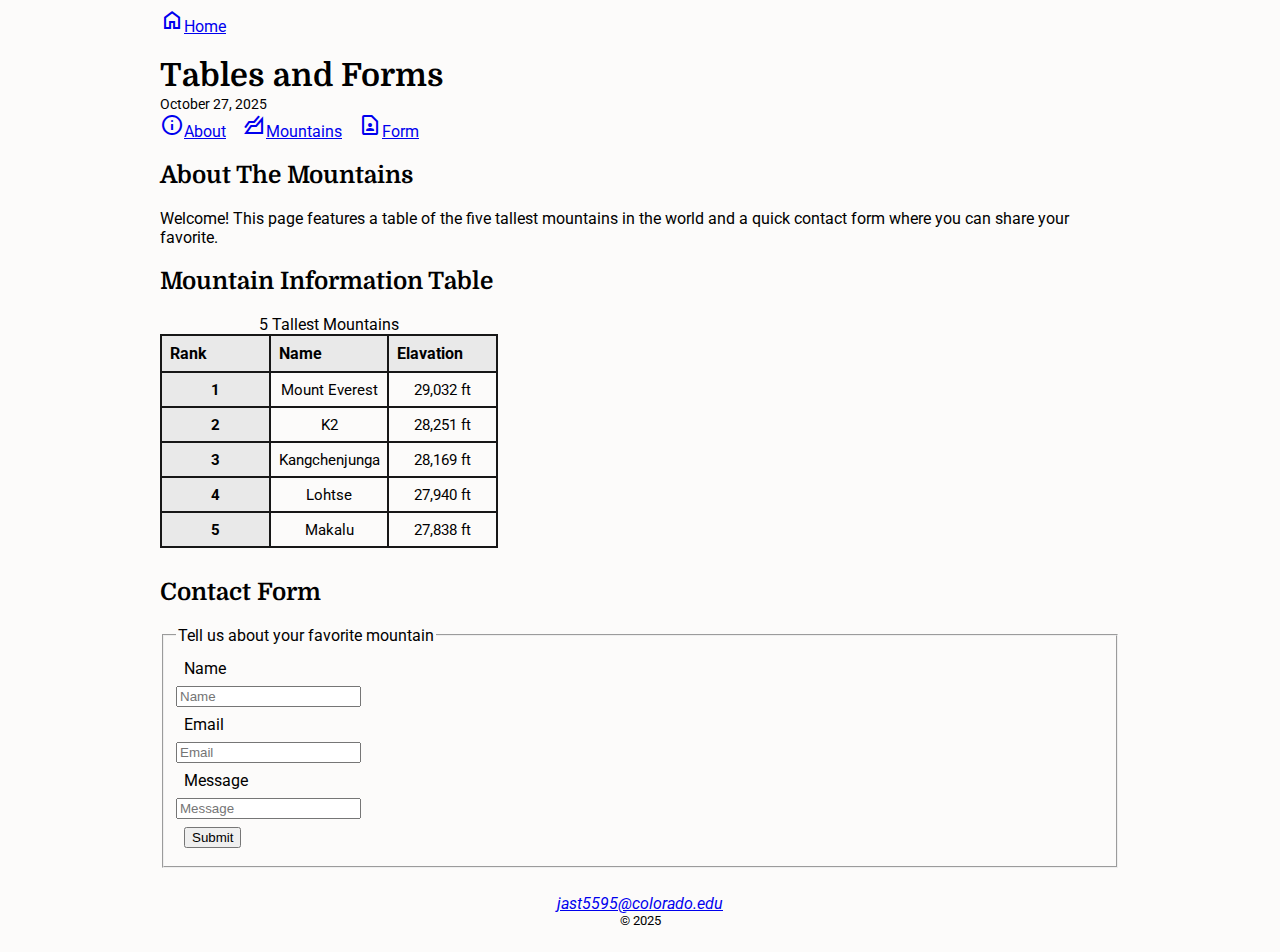
<file: tables.html>
<!DOCTYPE html>
<html lang="en">
<head>
    <meta charset="UTF-8">
    <meta name="viewport" content="width=device-width, initial-scale=1.0">
    <title>Tables and Forms</title>
    <link href="css/tables.css" rel="stylesheet">
    <link href="https://fonts.googleapis.com/css2?family=Material+Symbols+Outlined" rel="stylesheet">
</head>
<body>
<div class="container">
    <a class="skip-link" href="#maincontent">Skip to main content</a>
    <header>
        <a href="index.html"><span aria-hidden="true" class="material-symbols-outlined">home</span>Home</a></li>
        <h1>Tables and Forms</h1>
        <time datetime="2025-10-27">October 27, 2025</time>
    </header>
    <nav>
        <h2 class="sr-only" >Main Navigation</h2>
        <ul class="no-bullets">
            <li><a href="#about"><span aria-hidden="true" class="material-symbols-outlined">info</span>About</a></li>
            <li><a href="#table"><span aria-hidden="true" class="material-symbols-outlined">elevation</span>Mountains</a></li>
            <li><a href="#myform"><span aria-hidden="true" class="material-symbols-outlined">contact_page</span>Form</a></li>
        </ul>
    </nav>
    <main id="maincontent">
        <section id="about">
            <h2>About The Mountains</h2>
            <p>Welcome! This page features a table of the five tallest mountains in the world and a quick contact form where you can share your favorite.</p>
        </section>
        <section>
            <h2>Mountain Information Table</h2>
            <table id="table">
                <caption>5 Tallest Mountains</caption>
                <thead>
                    <tr>
                        <th scope="col">Rank</th>
                        <th scope="col">Name</th>
                        <th scope="col">Elavation</th>
                    </tr>
                </thead>
                <tbody>
                    <tr>
                        <td>1</td>
                        <td>Mount Everest</td>
                        <td>29,032 ft</td>
                    </tr>
                    <tr>
                        <td>2</td>
                        <td>K2</td>
                        <td>28,251 ft</td>
                    </tr>
                    <tr>
                        <td>3</td>
                        <td>Kangchenjunga</td>
                        <td>28,169 ft</td>
                    </tr>
                    <tr>
                        <td>4</td>
                        <td>Lohtse</td>
                        <td>27,940 ft</td>
                    </tr>
                    <tr>
                        <td>5</td>
                        <td>Makalu</td>
                        <td>27,838 ft</td>
                    </tr>
                </tbody>
            </table>
        </section>
        <section>
            <h2>Contact Form</h2>
            <form id="myform"  action="#" method="post">
                <fieldset>
                    <legend>Tell us about your favorite mountain</legend>
    
                    <label for="Name">Name</label>
                    <input type="text" id="Name" autocomplete="name" placeholder="Name" required>
    
                    <label for="your-email">Email</label>
                    <input type="email" id="your-email" autocomplete="email" placeholder="Email" required>
    
                    <label for="message">Message</label>
                    <input type="text" id="message" autocomplete="off" placeholder="Message" required>
    
                    <button type="submit">Submit</button>
                </fieldset>
            </form>
        </section>
    </main>
    <footer>
        <address>
            <a href= "#">jast5595@colorado.edu</a>
        </address>
        <small>&copy; 2025</small>
    </footer>
</div>
</body>
</html>
</file>
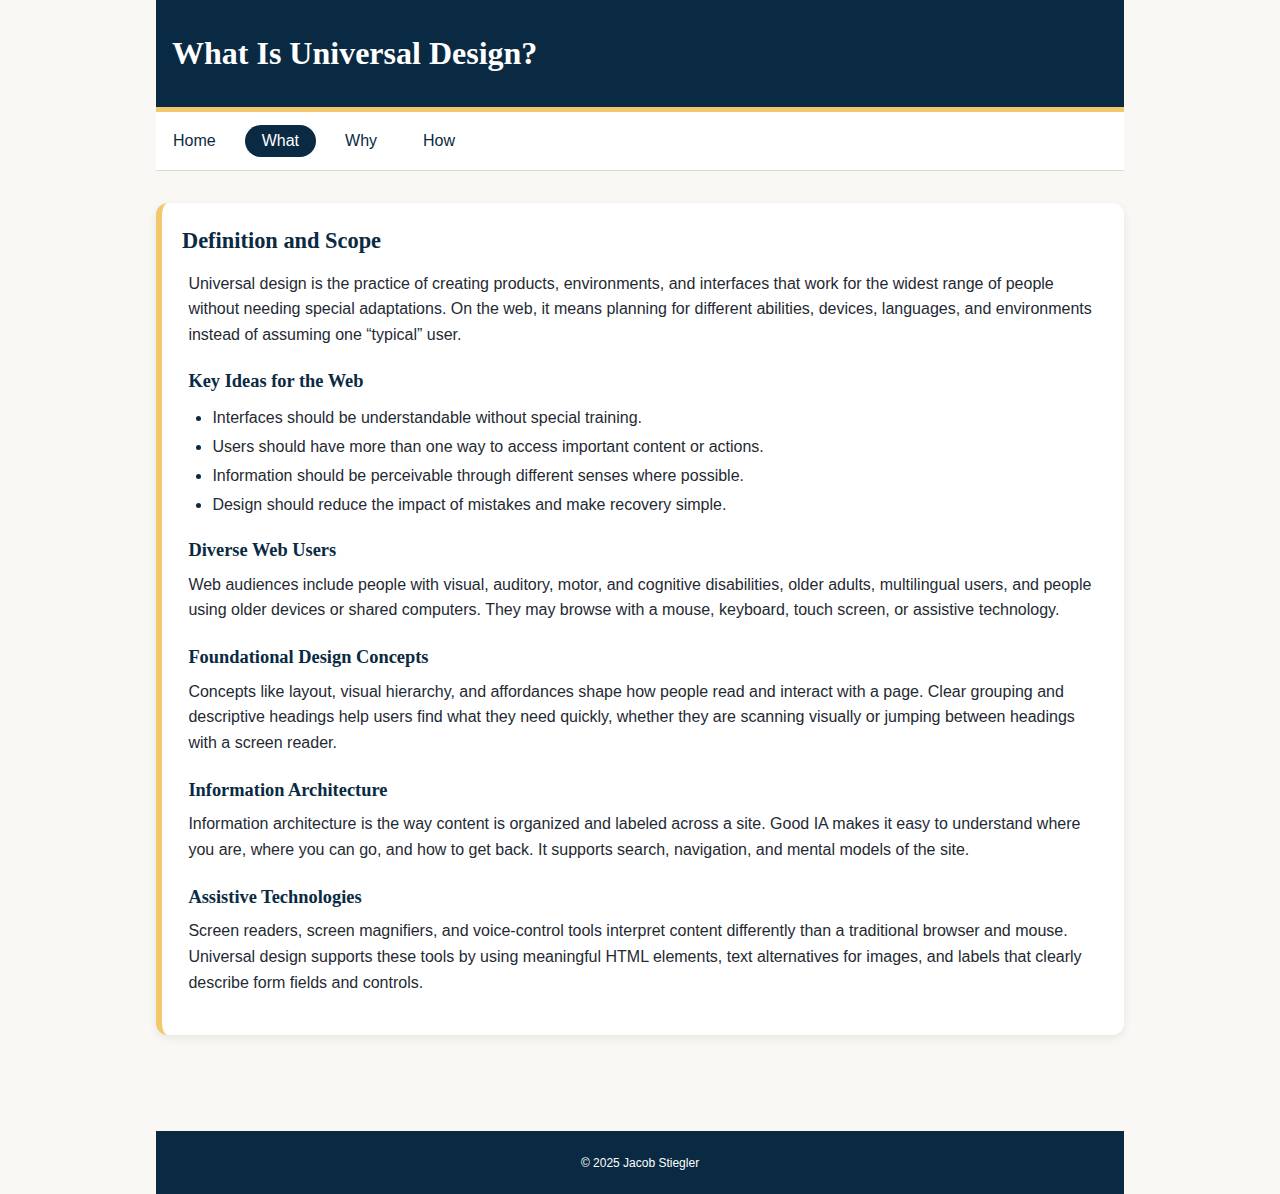
<file: what_final.html>
<!DOCTYPE html>
<html lang="en">
<head>
  <meta charset="UTF-8">
  <meta name="viewport" content="width=device-width, initial-scale=1.0">
  <title>What Is Universal Design?</title>
  <link href="css/final_project.css" rel="stylesheet">
</head>
<body>
<div class="container">

  <a class="skip-link" href="#maincontent">Skip to main content</a>

  <header class="site-header">
    <h1>What Is Universal Design?</h1>
  </header>

  <nav class="site-nav">
    <h2 class="sr-only">Main navigation</h2>
    <ul class="no-bullets">
      <li><a href="final_project.html">Home</a></li>
      <li><a href="what_final.html" aria-current="page">What</a></li>
      <li><a href="why_final.html">Why</a></li>
      <li><a href="how_final.html">How</a></li>
    </ul>
  </nav>

  <main id="maincontent">
    <section class="content-section">
      <h2 class="section-heading">Definition and Scope</h2>
      <div class="section-body">

        <section>
          <h2 class="sr-only">Definition and Scope</h2>
          <p>
            Universal design is the practice of creating products, environments, and interfaces
            that work for the widest range of people without needing special adaptations.
            On the web, it means planning for different abilities, devices, languages, and
            environments instead of assuming one “typical” user.
          </p>
        </section>

        <section>
          <h3>Key Ideas for the Web</h3>
          <ul>
            <li>Interfaces should be understandable without special training.</li>
            <li>Users should have more than one way to access important content or actions.</li>
            <li>Information should be perceivable through different senses where possible.</li>
            <li>Design should reduce the impact of mistakes and make recovery simple.</li>
          </ul>
        </section>

        <section>
          <h3>Diverse Web Users</h3>
          <p>
            Web audiences include people with visual, auditory, motor, and cognitive disabilities,
            older adults, multilingual users, and people using older devices or shared computers.
            They may browse with a mouse, keyboard, touch screen, or assistive technology.
          </p>
        </section>

        <section>
          <h3>Foundational Design Concepts</h3>
          <p>
            Concepts like layout, visual hierarchy, and affordances shape how people read and
            interact with a page. Clear grouping and descriptive headings help users find what
            they need quickly, whether they are scanning visually or jumping between headings
            with a screen reader.
          </p>
        </section>

        <section>
          <h3>Information Architecture</h3>
          <p>
            Information architecture is the way content is organized and labeled across a site.
            Good IA makes it easy to understand where you are, where you can go, and how to get
            back. It supports search, navigation, and mental models of the site.
          </p>
        </section>

        <section>
          <h3>Assistive Technologies</h3>
          <p>
            Screen readers, screen magnifiers, and voice-control tools interpret content
            differently than a traditional browser and mouse. Universal design supports these
            tools by using meaningful HTML elements, text alternatives for images, and labels
            that clearly describe form fields and controls.
          </p>
        </section>

      </div>
    </section>
  </main>

  <footer class="site-footer">
    <small>&copy; 2025 Jacob Stiegler</small>
  </footer>
</div>
</body>
</html>
</file>
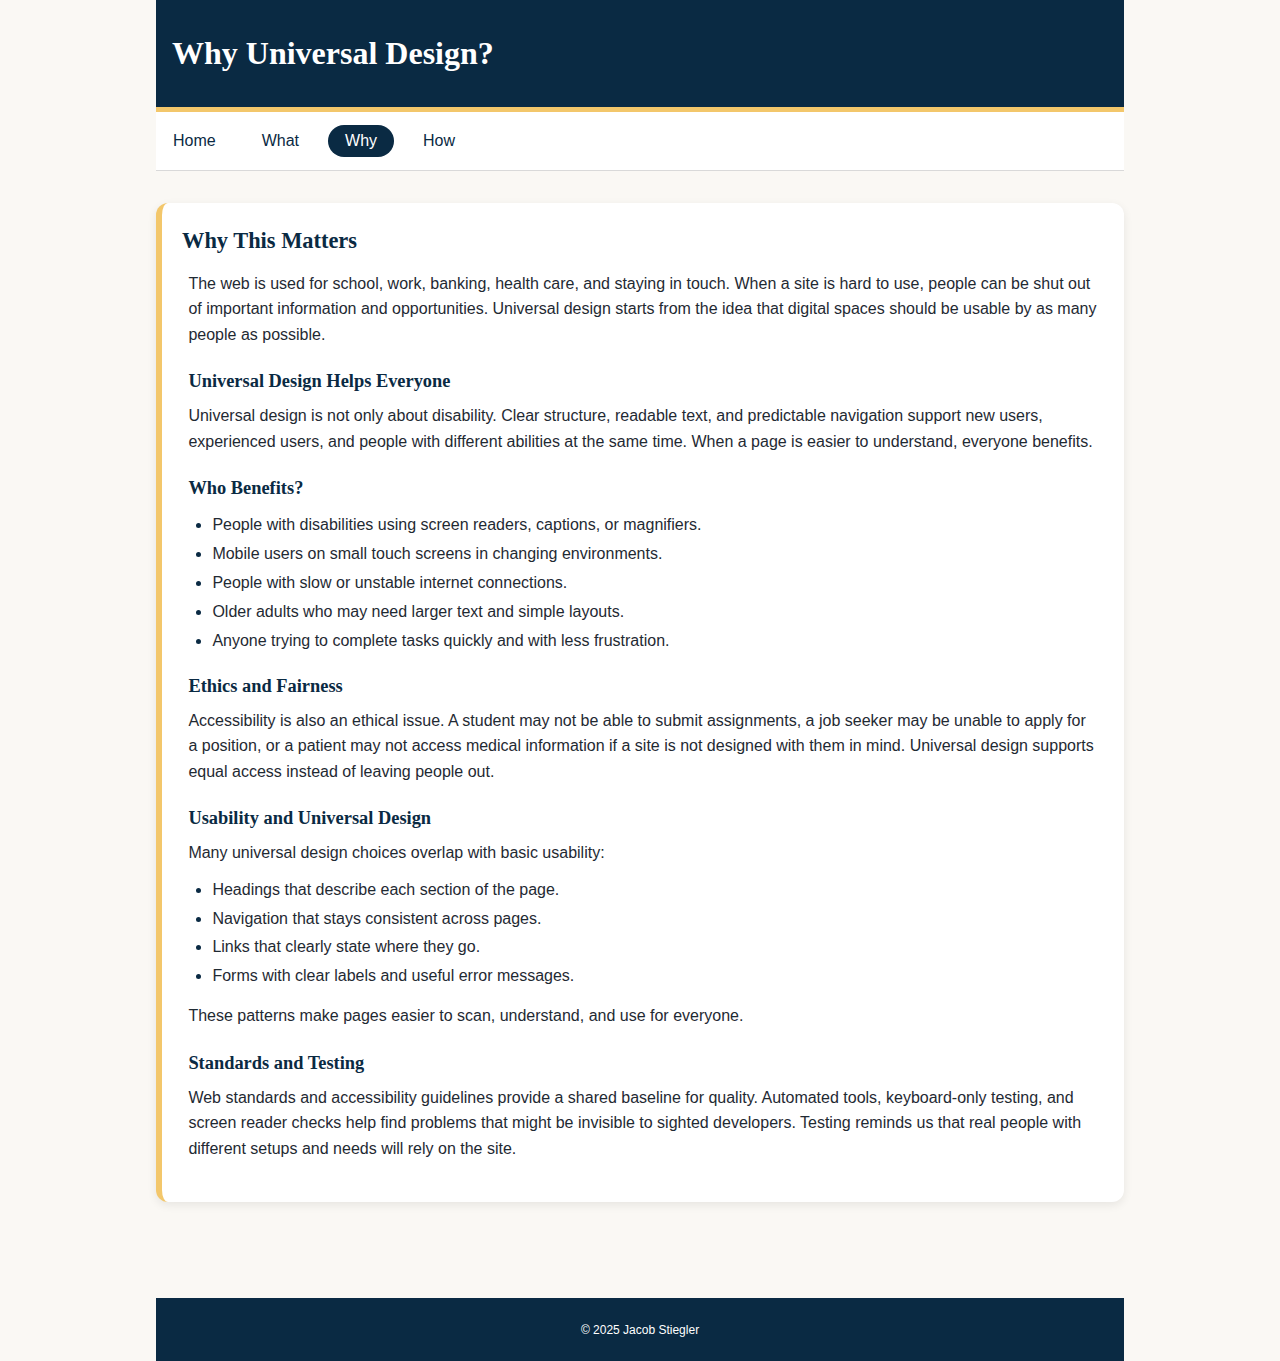
<file: why_final.html>
<!DOCTYPE html>
<html lang="en">
<head>
  <meta charset="UTF-8">
  <meta name="viewport" content="width=device-width, initial-scale=1.0">
  <title>Why Universal Design</title>
  <link href="css/final_project.css" rel="stylesheet">
</head>
<body>
<div class="container">

  <a class="skip-link" href="#maincontent">Skip to main content</a>

  <header class="site-header">
    <h1>Why Universal Design?</h1>
  </header>

  <nav class="site-nav">
    <h2 class="sr-only">Main navigation</h2>
    <ul class="no-bullets">
      <li><a href="final_project.html">Home</a></li>
      <li><a href="what_final.html">What</a></li>
      <li><a href="why_final.html" aria-current="page">Why</a></li>
      <li><a href="how_final.html">How</a></li>
    </ul>
  </nav>

  <main id="maincontent">
    <section class="content-section">
      <h2 class="section-heading">Why This Matters</h2>
      <div class="section-body">

        <section>
          <h2 class="sr-only">Intro</h2>
          <p>
            The web is used for school, work, banking, health care, and staying in touch.
            When a site is hard to use, people can be shut out of important information
            and opportunities. Universal design starts from the idea that digital spaces
            should be usable by as many people as possible.
          </p>
        </section>

        <section>
          <h3>Universal Design Helps Everyone</h3>
          <p>
            Universal design is not only about disability. Clear structure, readable text,
            and predictable navigation support new users, experienced users, and people
            with different abilities at the same time. When a page is easier to understand,
            everyone benefits.
          </p>
        </section>

        <section>
          <h3>Who Benefits?</h3>
          <ul>
            <li>People with disabilities using screen readers, captions, or magnifiers.</li>
            <li>Mobile users on small touch screens in changing environments.</li>
            <li>People with slow or unstable internet connections.</li>
            <li>Older adults who may need larger text and simple layouts.</li>
            <li>Anyone trying to complete tasks quickly and with less frustration.</li>
          </ul>
        </section>

        <section>
          <h3>Ethics and Fairness</h3>
          <p>
            Accessibility is also an ethical issue. A student may not be able to submit
            assignments, a job seeker may be unable to apply for a position, or a patient
            may not access medical information if a site is not designed with them in mind.
            Universal design supports equal access instead of leaving people out.
          </p>
        </section>

        <section>
          <h3>Usability and Universal Design</h3>
          <p>
            Many universal design choices overlap with basic usability:
          </p>
          <ul>
            <li>Headings that describe each section of the page.</li>
            <li>Navigation that stays consistent across pages.</li>
            <li>Links that clearly state where they go.</li>
            <li>Forms with clear labels and useful error messages.</li>
          </ul>
          <p>
            These patterns make pages easier to scan, understand, and use for everyone.
          </p>
        </section>

        <section>
          <h3>Standards and Testing</h3>
          <p>
            Web standards and accessibility guidelines provide a shared baseline for quality.
            Automated tools, keyboard-only testing, and screen reader checks help find problems
            that might be invisible to sighted developers. Testing reminds us that real people
            with different setups and needs will rely on the site.
          </p>
        </section>

      </div>
    </section>
  </main>

  <footer class="site-footer">
    <small>&copy; 2025 Jacob Stiegler</small>
  </footer>
</div>
</body>
</html>
</file>
<file: css/index.css>
/* Base layout */

*,
*::before,
*::after {
    box-sizing: border-box;
}

body {
    margin: 0;
    font-family: system-ui, -apple-system, BlinkMacSystemFont, "Segoe UI", sans-serif;
    font-size: 16px;
    line-height: 1.5;
    background-color: #9ca3af;       /* soft grey background */
    color: #111827;
}

.page-main {
    max-width: 960px;
    margin: 0 auto;
    padding: 1.75rem 1.25rem 2.5rem;
}

/* Skip link */

.skip-link {
    position: absolute;
    left: -999px;
    top: 0;
    padding: 0.5rem 1rem;
    background: #111827;
    color: #ffffff;
    text-decoration: none;
    z-index: 1000;
}

.skip-link:focus {
    left: 0.75rem;
    top: 0.75rem;
}

/* Screen-reader-only text */

.sr-only {
    position: absolute;
    width: 1px;
    height: 1px;
    padding: 0;
    margin: -1px;
    overflow: hidden;
    clip: rect(0, 0, 0, 0);
    border: 0;
}

/* Utility list */

.no-bullets {
    list-style: none;
    margin: 0;
    padding: 0;
}

/* Header and nav */

.site-header {
    background-color: #0b2536;
    color: #f9fafb;
    padding: 0.85rem 1.25rem;
    display: flex;
    align-items: center;
    justify-content: space-between;
}

.header-title h1 {
    font-size: 1.5rem;
    margin: 0;
}

.student-name {
    margin: 0.15rem 0 0;
    font-size: 0.95rem;
    color: #d1d5db;
}

.main-nav ul {
    display: flex;
    gap: 0.85rem;
    flex-wrap: wrap;
}

.main-nav a {
    font-size: 0.9rem;
    color: #e5e7eb;
    text-decoration: none;
    padding: 0.3rem 0.55rem;
    border-radius: 999px;
    border: 1px solid transparent;
}

.main-nav a:hover,
.main-nav a:focus {
    background-color: #1f2933;
    border-color: #e5e7eb;
}

/* Intro section */

.intro {
    margin-top: 1.75rem;
    margin-bottom: 1.5rem;
    background-color: #f9fafb;
    padding: 1.2rem 1.4rem;
    border-radius: 10px;
    box-shadow: 0 1px 3px rgba(15, 23, 42, 0.15);
}

/* Card layout for about + projects */

.layout-grid {
    display: grid;
    grid-template-columns: minmax(0, 1.4fr) minmax(0, 1.2fr);
    gap: 1.5rem;
}

.card {
    background-color: #ffffff;
    padding: 1.25rem 1.4rem;
    border-radius: 10px;
    box-shadow: 0 2px 6px rgba(15, 23, 42, 0.12);
}

.about-me p + p {
    margin-top: 0.7rem;
}

.projects p {
    margin-top: 0;
    margin-bottom: 0.7rem;
}

.projects ul {
    padding-left: 1.25rem;   /* indent bullets */
}

.projects li {
    margin-bottom: 0.35rem;
}

/* Footer */

.site-footer {
    max-width: 960px;
    margin: 0.75rem auto 1.25rem;
    padding: 0 1.25rem;
    text-align: center;
    font-size: 0.9rem;
    color: #000000;
}

/* Photo card styling */

.photo-card {
    display: flex;
    flex-direction: column;
    align-items: center;
    justify-content: flex-start;
}

.profile-photo {
    width: 100%;
    max-width: 260px;
    border-radius: 12px;
    margin-top: 0.75rem;
    box-shadow: 0 3px 8px rgba(0,0,0,0.22);
    object-fit: cover;
}


/* Responsive */

@media (max-width: 720px) {

    .site-header {
        flex-direction: column;
        align-items: flex-start;
        gap: 0.6rem;
    }

    .layout-grid {
        grid-template-columns: minmax(0, 1fr);
    }

    .page-main {
        padding-top: 1.25rem;
    }
}
</file>
<file: css/final_project.css>
* {
    box-sizing: border-box;
    margin: 0;
    padding: 0;
    }

    body {
    background-color: #faf8f4;      
    font-family: "Roboto", sans-serif;
    color: #1f2a33;
    line-height: 1.6;
    font-size: 16px;
    min-height: 100vh;
    }

    .container {
    max-width: 1000px;
    margin: 0 auto;
    padding-inline: 1rem;
    min-height: 100vh;
    display: flex;
    flex-direction: column; /* stack header, nav, main, footer */
    }

    .skip-link {
    background: black;
    color: white;
    font-weight: 700;
    padding: 4px;
    position: absolute;
    transform: translateY(-200%);
    }

    .skip-link:focus {
        transform: translateY(0%);
    }

    .skip-link {
        transition: transform 0.3s;
    }

    .sr-only {
        border: 0;
        clip: rect(0, 0, 0, 0);
        height: 1px;
        margin: -1px;
        overflow: hidden;
        padding: 0;
        position: absolute;
        white-space: nowrap;
        width: 1px;
    }

    .site-header {
        background-color: #0a2a43;        
        color: #ffffff;
        padding: 1.75rem 1rem;
        border-bottom: 5px solid #f3c76b; 
        text-align: left;
    }

    .site-header h1 {
        font-family: "Domine", serif;
        font-size: 2rem;
    }

    .site-nav {
        background: #fff;
        border-bottom: 1px solid #d9d9d9;
    }

    .site-nav ul {
        list-style: none;
        display: flex;
        gap: 0.75rem;
        padding: 1rem 0;
        flex-wrap: wrap;
    }

    .site-nav a {
        text-decoration: none;
        padding: 0.4rem 1rem;
        border-radius: 999px;
        font-weight: 500;
        color: #0a2a43;
        border: 1px solid transparent;
        transition: 0.2s;
    }

    .site-nav a:hover,
    .site-nav a:focus {
        background-color: #eaf1f6;
        border-color: #0a2a43;
    }

    .site-nav a[aria-current="page"] {
        background-color: #0a2a43;
        color: #ffffff;
    }


    main {
        padding-block: 2rem 3rem;
        flex: 1; /* take remaining space so footer stays at bottom */
    }

    .content-section {
        background-color: #ffffff;
        padding: 1.25rem 1.25rem 1.75rem;
        margin-bottom: 2rem;
        border-radius: 0.75rem;
        border-left: 6px solid #f3c76b; /* gold stripe instead of full-width color bar */
        box-shadow: 0 3px 10px rgba(0,0,0,0.08);
    }

    .section-heading {
        font-family: "Domine", serif;
        font-size: 1.4rem;
        margin-bottom: 0.75rem;
        color: #0a2a43;
    }

    .section-body p {
        margin-bottom: 0.75rem;
    }


    .site-footer {
        background-color: #0a2a43;
        color: #ffffff;
        text-align: center;
        padding: 1.25rem 1rem;
        margin-top: 1rem;
        font-size: 0.9rem;
    }


    @media (min-width: 768px) {
        .section-body {
        padding-inline: 0.4rem;
        }
    }
    
    .section-body section + section {
        margin-top: 1.25rem;
      }
      
      .section-body h3 {
        font-family: "Domine", serif;
        font-size: 1.15rem;
        margin-bottom: 0.4rem;
        color: #0a2a43;
      }
      
      table {
        width: 100%;
        border-collapse: collapse;
        margin-top: 1.5rem;
        font-size: 1rem;
      }
      
      thead th {
        background-color: #0a2a43;   /* matches your site header/nav color */
        color: white;
        font-weight: 600;
        text-align: left;
        padding: 12px;
      }
      
      tbody th {
        font-weight: 600;
        padding: 10px 12px;
        vertical-align: top;
        background-color: #eef2f6;
        border-right: 2px solid #d1d9e0;
      }
      
      tbody td {
        padding: 10px 12px;
        line-height: 1.5;
      }
      
      tbody tr:nth-child(even) {
        background-color: #f7f9fb;
      }
      
      tbody tr:nth-child(odd) {
        background-color: #ffffff;
      }
      
      table, th, td {
        border: 1px solid #d1d9e0;
      }
      
      /* Keep table responsive on narrower screens */
      @media (max-width: 650px) {
        table {
          font-size: 0.9rem;
        }
        tbody th, tbody td {
          padding: 8px;
        }
      }
      
      
      .content-section ul {
        padding-left: 1.5rem;  
        margin-top: 0.6rem;
        margin-bottom: 1rem;
      }
      
      .content-section ul li {
        margin-bottom: 0.35rem; 
        line-height: 1.45;
      }
      
     
      .content-section ul li::marker {
        color: #0a2a43;
        font-size: 1rem;
      }
</file>
<file: css/tables.css>
@import url('https://fonts.googleapis.com/css2?family=Domine:wght@400..700&family=Roboto:ital,wght@0,100..900;1,100..900&display=swap');

body{
    background-color: #fcfbfa      ;
    font-family: "Roboto", sans-serif;
    font-optical-sizing: auto;
    font-weight: 400;
    font-style: normal;
    font-size: 16px;
}

h1 {
    margin-bottom: 0;
}

h1,
h2,
h3 {
      font-family: "Domine", serif;
}

time {
    font-size: 14px;
}

.skip-link {
    background: black;
    color: white;
    font-weight: 700;
    padding: 4px;
    position: absolute;
    transform: translateY(-200%);
}

.skip-link:focus {
    transform: translateY(-100%);
}

.skip-link {
    transition: transform 0.3s;
}

.sr-only {
    border: 0;
    clip: rect(0, 0, 0, 0);
    height: 1px;
    margin: -1px;
    overflow: hidden;
    padding: 0;
    position: absolute;
    white-space: nowrap;
    width: 1px;
}

.no-bullets{
    list-style-type: none;
    padding-left: 0;
    margin: 0;
    display: flex;
    flex-wrap: wrap;
    gap: 1rem;
}

.container {
    margin: 0 auto;
    max-width: 960px;
}

table, th, td{
    border-collapse: collapse;
}

table {
    margin-bottom: 30px;
}

thead {
    background-color: #e9e9e9; /* light gray like in your screenshot */
    font-weight: bold;
  }
  

th, td {
    border: 2px solid rgb(23, 23, 23);
    padding: 0.5em;
    text-align: left;
}

tbody td:first-child {
    background-color: #e9e9e9; /* slightly lighter gray */
    font-weight: bold;
  }

tbody td{
    font-size: 15px;
    text-align: center;
    width: 92px;
}

label {
    display: block;  
    margin: 0.5rem;
  }

button{
    display: block;
    margin: 0.5rem;
}

footer {
    display: flex;
    flex-direction: column;   /* stack items vertically */
    align-items: center;      /* center horizontally */
    justify-content: center;  /* center vertically (if it has height) */
    text-align: center;       /* centers text inside each element */
    padding: 1em;
    margin-top: 10px;
  }
</file>
<file: css/grid-flex.css>
@import url('https://fonts.googleapis.com/css2?family=Domine:wght@400..700&family=Roboto:ital,wght@0,100..900;1,100..900&display=swap');

*,
*:before,
*:after{ 
    /** 
    css reset says every element/everything before every element/everything after every element
    this is the hammer version, look up normalize.css for "scapel"
    */
    box-sizing: border-box;
    padding: 0;
    margin: 0;
}

body {
    background: rgb(237, 237, 230);
    font-family: "Roboto", sans-serif;
    font-size: 15px;
}

.skip-link {
    background: black;
    color: white;
    font-weight: 700;
    padding: 4px;
    position: absolute;
    transform: translateY(-200%);
}

.skip-link:focus {
    transform: translateY(0%);
}

.skip-link {
    transition: transform 0.3s;
}

.sr-only {
    border: 0;
    clip: rect(0, 0, 0, 0);
    height: 1px;
    margin: -1px;
    overflow: hidden;
    padding: 0;
    position: absolute;
    white-space: nowrap;
    width: 1px;
}

h1,
h2,
h3 {
    font-family: "Domine", serif;
    font-weight: bold;
    padding: .2em 0;
}

p {
    margin: 0.5em 0;
    line-height: 1.2em;
}

h2{
    font-size: 1.5em;
}

header,
nav,
main,
aside,
footer {
    padding: 1.5em;
    border: 1px black solid;
}

header,
footer {
    text-align: center;
}

.container{
    max-width: 1200px;
    margin: 0 auto;
    background: #FEFFFA;
    display: grid;
    width: 100vw;
    height: 100vh;
    grid-template-columns:  
    1fr     2fr     1fr;
    grid-template-areas: 
    "heady     heady    heady"
    "navvy     navvy    navvy"
    "aside1    mainy    aside2"
    "aside1    mainy    aside2"
    "aside1    mainy    aside2"
    "footy     footy    footy";
}

header {grid-area: heady;}
nav {grid-area: navvy;}
main {grid-area: mainy; max-height: 100%;}
#aside1 {grid-area: aside1;}
#aside2 {grid-area: aside2;}
footer {grid-area: footy;}

nav ul {
    display: flex;
    flex-flow: row nowrap;
    justify-content: space-around;
}

nav ul li{
    list-style: none;
}

@media screen
    and (min-width:641px)
    and (max-width: 900px) {
    .container{
        grid-template-columns:
        1fr 1fr;
        grid-template-areas: 
        "heady  heady"
        "navvy  navvy"
        "mainy  mainy"
        "aside1 aside2"
        "footy  footy";
    }
}

@media screen
    and (max-width: 640px) {
    .container{
        grid-template-columns:
        1fr;
        grid-template-areas: 
        "heady"
        "mainy"
        "aside1"
        "aside2"
        "navvy"
        "footy";
    }

    nav ul{
        flex-flow: column nowrap;
        text-align: center;
    }

    nav ul li a {
        display: block;
        padding: 10px 5px;
        margin: 5px;
        border: 1px black solid;
        background: whitesmoke;
    }
}
</file>
